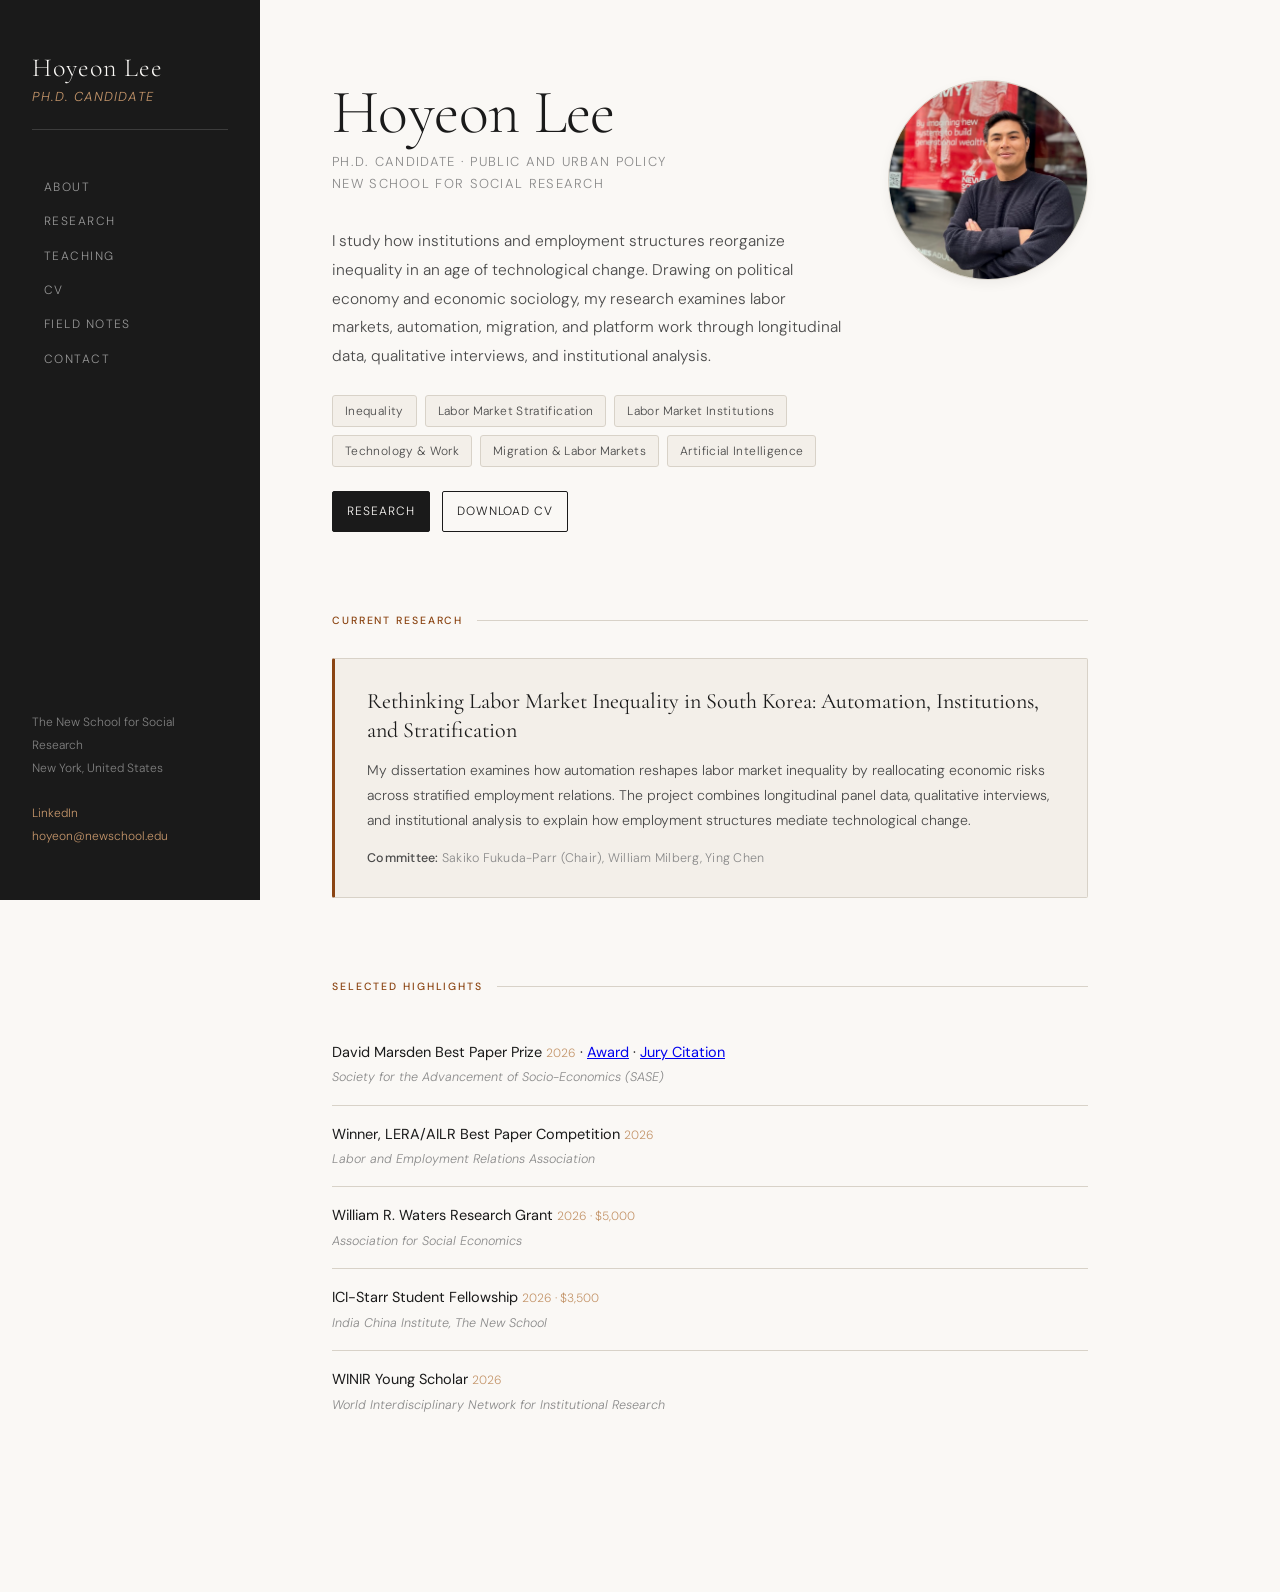
<file: index.html>
<!DOCTYPE html>
<html lang="en">
<head>
  <!-- Google tag (gtag.js) -->
<script async src="https://www.googletagmanager.com/gtag/js?id=G-JB2YQ6138J"></script>
<script>
  window.dataLayer = window.dataLayer || [];
  function gtag(){dataLayer.push(arguments);}
  gtag('js', new Date());

  gtag('config', 'G-JB2YQ6138J');
</script>
  
<meta charset="UTF-8">
<meta name="viewport" content="width=device-width, initial-scale=1.0">
<title>Hoyeon Lee – About</title>
<link href="https://fonts.googleapis.com/css2?family=Cormorant+Garamond:ital,wght@0,300;0,400;0,500;1,300;1,400&family=DM+Sans:wght@300;400;500&display=swap" rel="stylesheet">
<link rel="stylesheet" href="style.css">
</head>
<body>
<div class="site-wrapper">
  <aside class="sidebar">
    <div class="sidebar-name">
      Hoyeon Lee
      <em>Ph.D. Candidate</em>
    </div>

<nav>
  <a href="index.html">About</a>
  <a href="research.html">Research</a>
  <a href="teaching.html">Teaching</a>
  <a href="cv.html">CV</a>
  <a href="field-notes.html">Field Notes</a>
  <a href="contact.html">Contact</a>
</nav>

    <div class="sidebar-contact">
      The New School for Social Research<br>
      New York, United States<br><br>
       <a href="https://www.linkedin.com/in/hoyeonlee0826"
   target="_blank">
   LinkedIn
</a><br>
      <a href="mailto:hoyeon@newschool.edu">hoyeon@newschool.edu</a>
    </div>
  </aside>

  <main>
    <section id="about">
      <div class="about-layout">
        <div class="about-text">
          <div class="hero-name">Hoyeon Lee</div>
          <div class="hero-title">Ph.D. Candidate · Public and Urban Policy <br> 
            New School for Social Research</div>
          <p class="bio">
           I study how institutions and employment structures reorganize inequality in an age of technological change. Drawing on political economy and economic sociology, my research examines labor markets, automation, migration, and platform work through longitudinal data, qualitative interviews, and institutional analysis.
          </p>
          <div class="interests-pills">
            <span class="pill">Inequality</span>
            <span class="pill">Labor Market Stratification</span>
            <span class="pill">Labor Market Institutions</span>
            <span class="pill">Technology & Work</span>
            <span class="pill">Migration & Labor Markets</span>
            <span class="pill">Artificial Intelligence</span>
          </div>
          <div class="button-row">
            <a class="button" href="research.html">Research</a>
            <a class="button secondary" href="CV_HoyeonLee.pdf" target="_blank">Download CV</a>
          </div>
        </div>
        <div class="about-photo">
          <img src="Hoyeon Lee.png" alt="Hoyeon Lee">
        </div>
      </div>
    </section>

    <section>
      <div class="section-label">Current Research</div>
      <div class="diss-card">
        <h3>Rethinking Labor Market Inequality in South Korea: Automation, Institutions, and Stratification</h3>
        <p>My dissertation examines how automation reshapes labor market inequality by reallocating economic risks across stratified employment relations. The project combines longitudinal panel data, qualitative interviews, and institutional analysis to explain how employment structures mediate technological change.</p>
        <div class="committee"><strong>Committee:</strong> Sakiko Fukuda-Parr (Chair), William Milberg, Ying Chen</div>
      </div>
    </section>

<section>
  <div class="section-label">Selected Highlights</div>
  <div class="award-item">
    <div class="award-name">
      David Marsden Best Paper Prize
      <span style="color:var(--accent-light);font-size:12px;font-weight:300;">2026</span>
      ·
      <a href="https://sase.org/awards/david-marsden-best-paper-prize/" target="_blank">Award</a>
      ·
      <a href="https://sase.org/news/david-marsden-best-paper-prize-2026/" target="_blank">Jury Citation</a>
    </div>
    <div class="award-org">
      Society for the Advancement of Socio-Economics (SASE)
    </div>
  </div>
  <div class="award-item">
    <div class="award-name">
      Winner, LERA/AILR Best Paper Competition
      <span style="color:var(--accent-light);font-size:12px;font-weight:300;">2026</span>
    </div>
    <div class="award-org">
      Labor and Employment Relations Association
    </div>
  </div>
  <div class="award-item">
    <div class="award-name">
      William R. Waters Research Grant
      <span style="color:var(--accent-light);font-size:12px;font-weight:300;">2026 · $5,000</span>
    </div>
    <div class="award-org">
      Association for Social Economics
    </div>
  </div>
  <div class="award-item">
    <div class="award-name">
      ICI-Starr Student Fellowship
      <span style="color:var(--accent-light);font-size:12px;font-weight:300;">2026 · $3,500</span>
    </div>
    <div class="award-org">
      India China Institute, The New School
    </div>
  </div>
  <div class="award-item">
    <div class="award-name">
      WINIR Young Scholar
      <span style="color:var(--accent-light);font-size:12px;font-weight:300;">2026</span>
    </div>
    <div class="award-org">
      World Interdisciplinary Network for Institutional Research
    </div>
  </div>
</section>
</file>
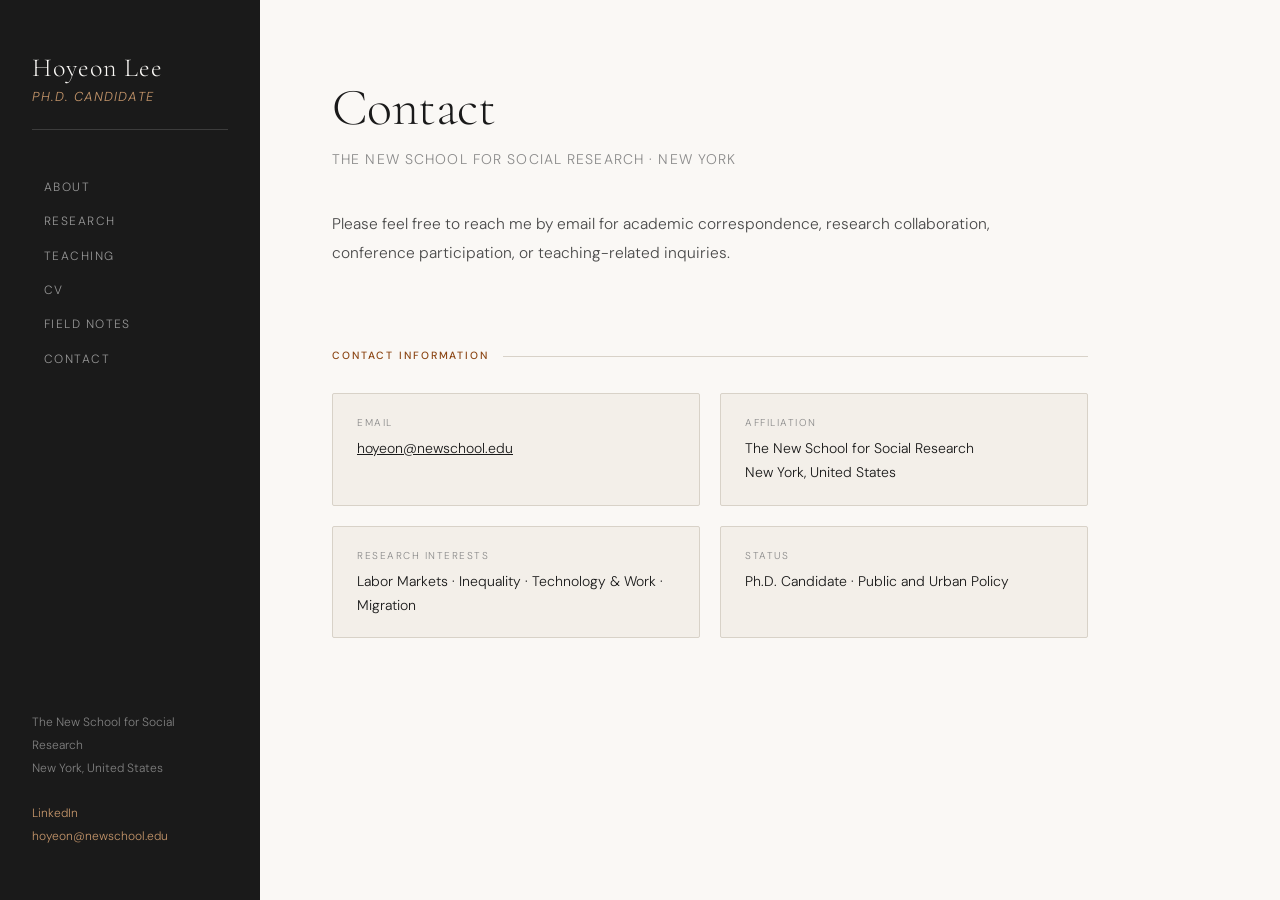
<file: contact.html>
<!DOCTYPE html>
<html lang="en">
<head>
  <!-- Google tag (gtag.js) -->
<script async src="https://www.googletagmanager.com/gtag/js?id=G-JB2YQ6138J"></script>
<script>
  window.dataLayer = window.dataLayer || [];
  function gtag(){dataLayer.push(arguments);}
  gtag('js', new Date());

  gtag('config', 'G-JB2YQ6138J');
</script>
  
<meta charset="UTF-8">
<meta name="viewport" content="width=device-width, initial-scale=1.0">
<title>Hoyeon Lee – Contact</title>
<link href="https://fonts.googleapis.com/css2?family=Cormorant+Garamond:ital,wght@0,300;0,400;0,500;1,300;1,400&family=DM+Sans:wght@300;400;500&display=swap" rel="stylesheet">
<link rel="stylesheet" href="style.css">
</head>
<body>

<body>
<div class="site-wrapper">

  <aside class="sidebar">

    <div class="sidebar-name">
      <a href="index.html" class="home-link">Hoyeon Lee</a>
      <em>Ph.D. Candidate</em>
    </div>

    <nav>
      <a href="index.html">About</a>
      <a href="research.html">Research</a>
      <a href="teaching.html">Teaching</a>
      <a href="cv.html">CV</a>
      <a href="field-notes.html">Field Notes</a>
      <a href="contact.html">Contact</a>
    </nav>

    <div class="sidebar-contact">
      The New School for Social Research<br>
      New York, United States<br><br>
      <a href="https://www.linkedin.com/in/hoyeonlee0826"
   target="_blank">
   LinkedIn
</a><br>
      <a href="mailto:hoyeon@newschool.edu">hoyeon@newschool.edu</a>
    </div>

  </aside>

  <main>
    <section>
      <div class="page-title">Contact</div>
      <div class="page-subtitle">The New School for Social Research · New York</div>
      <p class="lead">
        Please feel free to reach me by email for academic correspondence, research collaboration, conference participation, or teaching-related inquiries.
      </p>
    </section>

    <section>
      <div class="section-label">Contact Information</div>
      <div class="contact-grid">
        <div class="contact-card">
          <div class="label">Email</div>
          <div class="value"><a href="mailto:hoyeon@newschool.edu" style="color:var(--ink);">hoyeon@newschool.edu</a></div>
        </div>
        <div class="contact-card">
          <div class="label">Affiliation</div>
          <div class="value">The New School for Social Research<br>New York, United States</div>
        </div>
        <div class="contact-card">
          <div class="label">Research Interests</div>
          <div class="value">Labor Markets · Inequality · Technology & Work · Migration</div>
        </div>
        <div class="contact-card">
          <div class="label">Status</div>
          <div class="value">Ph.D. Candidate · Public and Urban Policy</div>
        </div>
      </div>
    </section>

  </main>
</div>
</body>
</html>
</file>
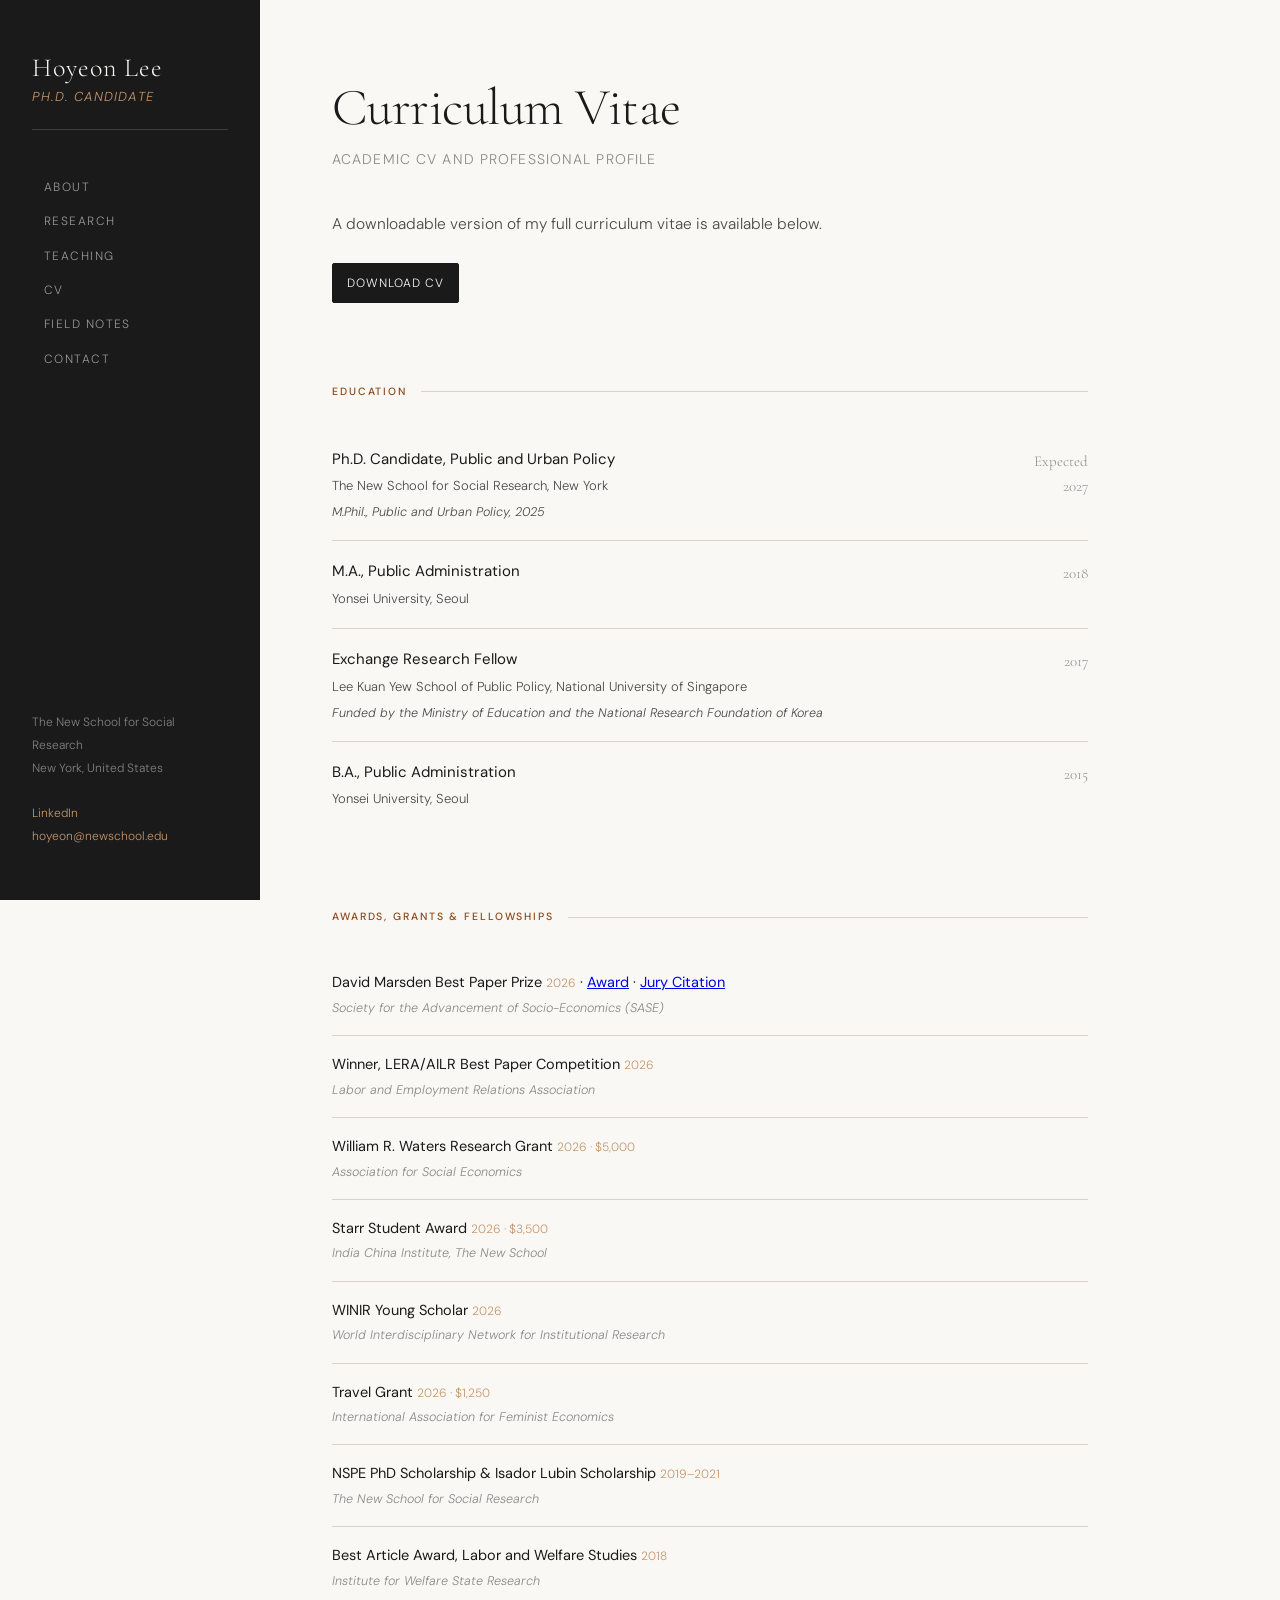
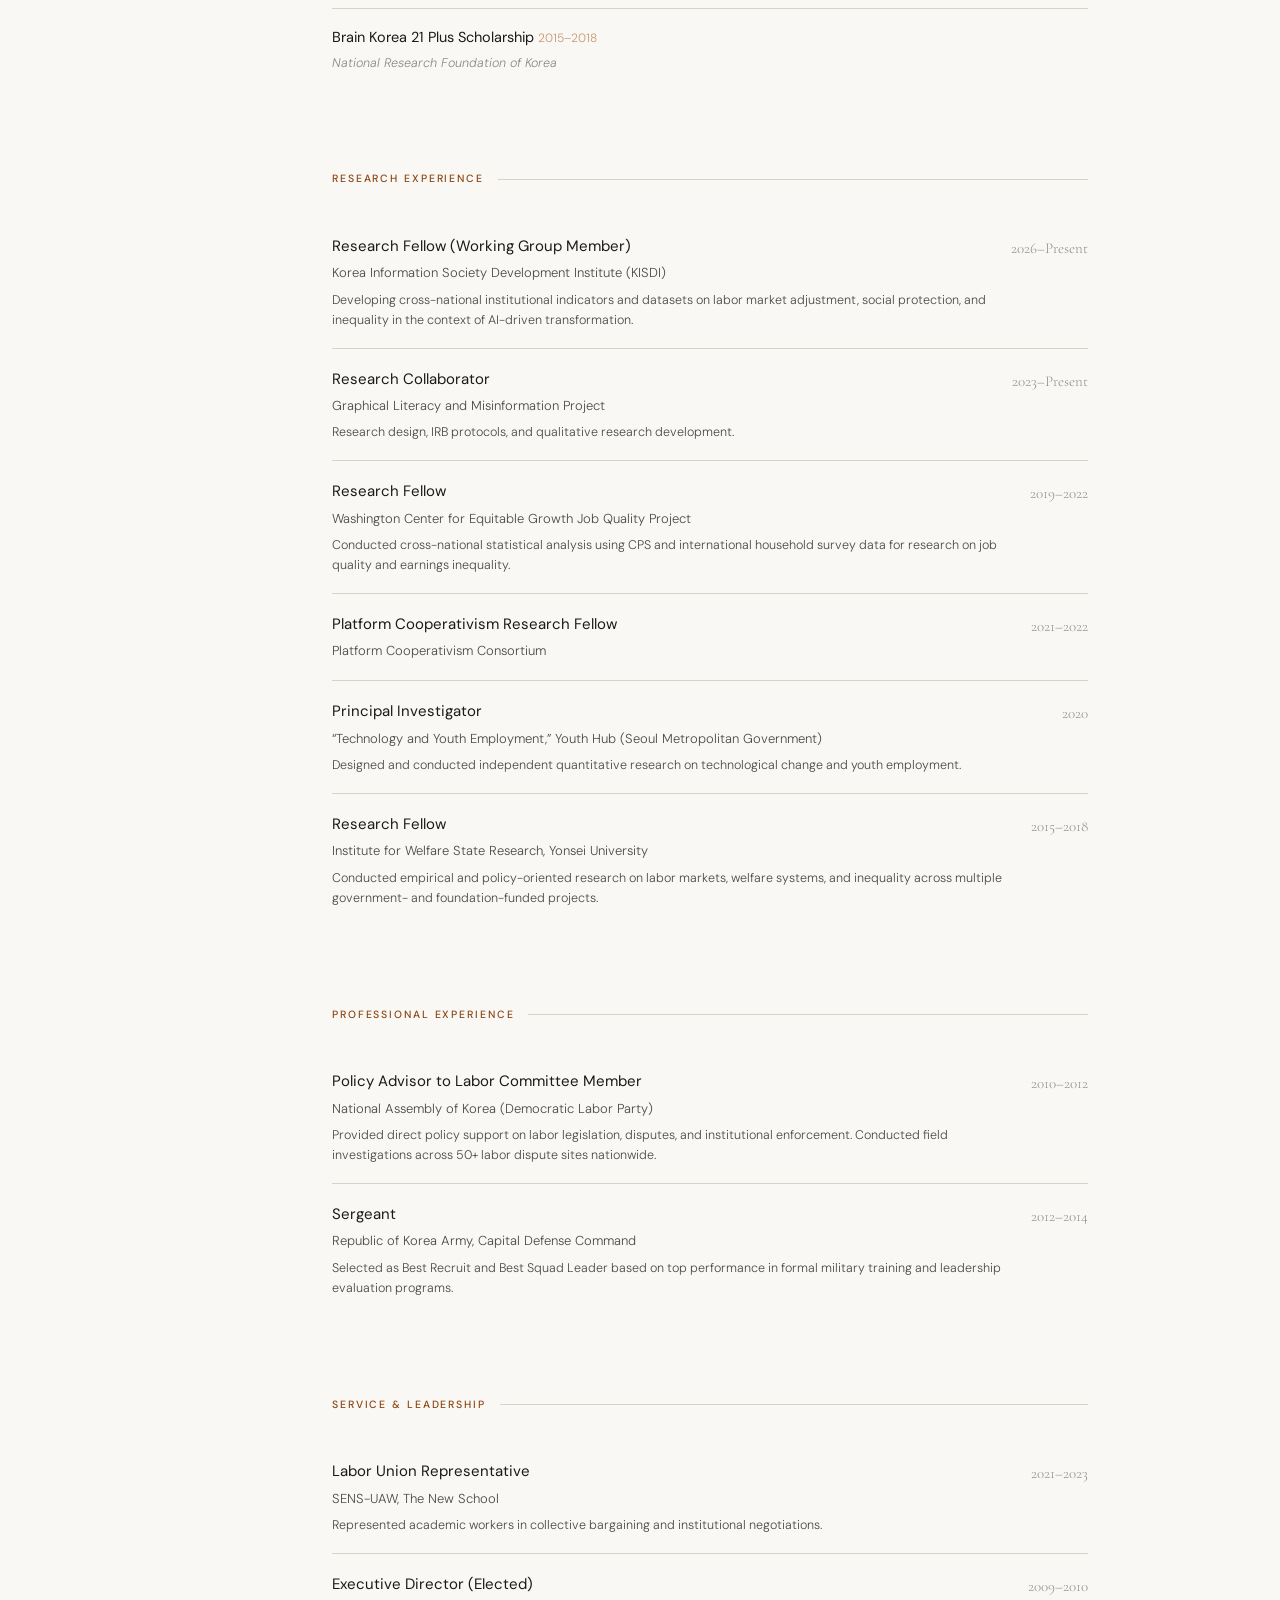
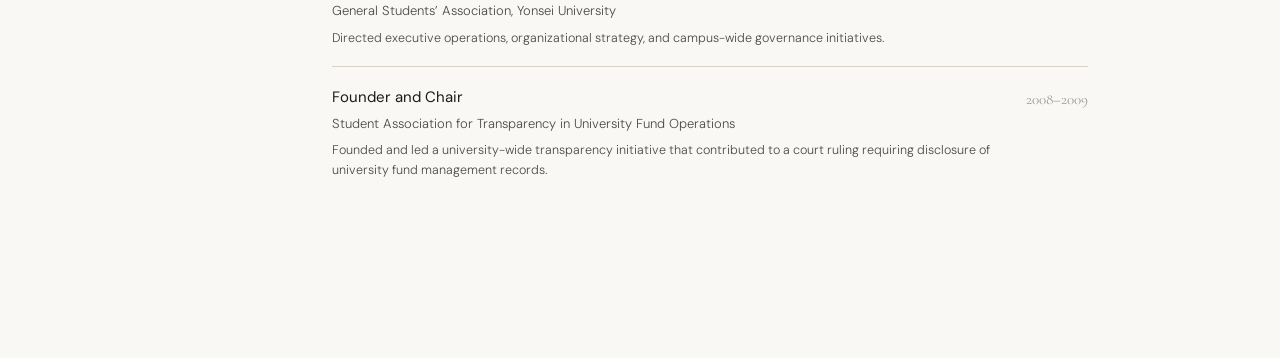
<file: cv.html>
<!DOCTYPE html>
<html lang="en">
<head>
  <!-- Google tag (gtag.js) -->
<script async src="https://www.googletagmanager.com/gtag/js?id=G-JB2YQ6138J"></script>
<script>
  window.dataLayer = window.dataLayer || [];
  function gtag(){dataLayer.push(arguments);}
  gtag('js', new Date());

  gtag('config', 'G-JB2YQ6138J');
</script>
  
<meta charset="UTF-8">
<meta name="viewport" content="width=device-width, initial-scale=1.0">
<title>Hoyeon Lee – CV</title>

<link href="https://fonts.googleapis.com/css2?family=Cormorant+Garamond:ital,wght@0,300;0,400;0,500;1,300;1,400&family=DM+Sans:wght@300;400;500&display=swap" rel="stylesheet">
<link rel="stylesheet" href="style.css">

</head>
<body>

<div class="site-wrapper">

  <aside class="sidebar">

<div class="sidebar-name">
  <a href="index.html" class="home-link">Hoyeon Lee</a>
  <em>Ph.D. Candidate</em>
</div>

<nav>
  <a href="index.html">About</a>
  <a href="research.html">Research</a>
  <a href="teaching.html">Teaching</a>
  <a href="cv.html">CV</a>
  <a href="field-notes.html">Field Notes</a>
  <a href="contact.html">Contact</a>
</nav>

    <div class="sidebar-contact">
      The New School for Social Research<br>
      New York, United States<br><br>
       <a href="https://www.linkedin.com/in/hoyeonlee0826"
   target="_blank">
   LinkedIn
</a><br>
      <a href="mailto:hoyeon@newschool.edu">hoyeon@newschool.edu</a>
    </div>

  </aside>

  <main>

    <section>
      <div class="page-title">Curriculum Vitae</div>
      <div class="page-subtitle">Academic CV and Professional Profile</div>

      <p class="lead">
        A downloadable version of my full curriculum vitae is available below.
      </p>

      <div class="button-row">
        <a class="button" href="CV_HoyeonLee.pdf" target="_blank">Download CV</a>
      </div>
    </section>

    <!-- EDUCATION -->

    <section>
      <div class="section-label">Education</div>

      <div class="list-item">
        <div>
          <div class="list-title">Ph.D. Candidate, Public and Urban Policy</div>
          <div class="list-org">The New School for Social Research, New York</div>
          <div class="list-desc" style="font-style: italic;">
            M.Phil., Public and Urban Policy, 2025
          </div>
        </div>
        <div class="list-year">Expected<br>2027</div>
      </div>

      <div class="list-item">
        <div>
          <div class="list-title">M.A., Public Administration</div>
          <div class="list-org">Yonsei University, Seoul</div>
        </div>
        <div class="list-year">2018</div>
      </div>

      <div class="list-item">
        <div>
          <div class="list-title">Exchange Research Fellow</div>
          <div class="list-org">
            Lee Kuan Yew School of Public Policy, National University of Singapore
          </div>
          <div class="list-desc" style="font-style: italic;">
            Funded by the Ministry of Education and the National Research Foundation of Korea
          </div>
        </div>
        <div class="list-year">2017</div>
      </div>

      <div class="list-item">
        <div>
          <div class="list-title">B.A., Public Administration</div>
          <div class="list-org">Yonsei University, Seoul</div>
        </div>
        <div class="list-year">2015</div>
      </div>

    </section>

    <!-- AWARDS -->

    <section>

      <div class="section-label">Awards, Grants & Fellowships</div>

      <div class="award-item">
  <div class="award-name">
    David Marsden Best Paper Prize
    <span style="color:var(--accent-light);font-size:12px;font-weight:300;">2026</span>
    ·
    <a href="https://sase.org/awards/david-marsden-best-paper-prize/" target="_blank">Award</a>
    ·
    <a href="https://sase.org/news/david-marsden-best-paper-prize-2026/" target="_blank">Jury Citation</a>
  </div>
  <div class="award-org">
    Society for the Advancement of Socio-Economics (SASE)
  </div>
</div>

      
      <div class="award-item">
        <div class="award-name">
          Winner, LERA/AILR Best Paper Competition
          <span style="color:var(--accent-light);font-size:12px;font-weight:300;">2026</span>
        </div>
        <div class="award-org">
          Labor and Employment Relations Association
        </div>
      </div>

      <div class="award-item">
        <div class="award-name">
          William R. Waters Research Grant
          <span style="color:var(--accent-light);font-size:12px;font-weight:300;">2026 · $5,000</span>
        </div>
        <div class="award-org">
          Association for Social Economics
        </div>
      </div>

      <div class="award-item">
        <div class="award-name">
          Starr Student Award
          <span style="color:var(--accent-light);font-size:12px;font-weight:300;">2026 · $3,500</span>
        </div>
        <div class="award-org">
          India China Institute, The New School
        </div>
      </div>

      <div class="award-item">
        <div class="award-name">
          WINIR Young Scholar
          <span style="color:var(--accent-light);font-size:12px;font-weight:300;">2026</span>
        </div>
        <div class="award-org">
          World Interdisciplinary Network for Institutional Research
        </div>
      </div>

      <div class="award-item">
        <div class="award-name">
          Travel Grant
          <span style="color:var(--accent-light);font-size:12px;font-weight:300;">2026 · $1,250</span>
        </div>
        <div class="award-org">
          International Association for Feminist Economics
        </div>
      </div>

      <div class="award-item">
        <div class="award-name">
          NSPE PhD Scholarship & Isador Lubin Scholarship
          <span style="color:var(--accent-light);font-size:12px;font-weight:300;">2019–2021</span>
        </div>
        <div class="award-org">
          The New School for Social Research
        </div>
      </div>

      <div class="award-item">
        <div class="award-name">
          Best Article Award, Labor and Welfare Studies
          <span style="color:var(--accent-light);font-size:12px;font-weight:300;">2018</span>
        </div>
        <div class="award-org">
          Institute for Welfare State Research
        </div>
      </div>

      <div class="award-item">
        <div class="award-name">
          Brain Korea 21 Plus Scholarship
          <span style="color:var(--accent-light);font-size:12px;font-weight:300;">2015–2018</span>
        </div>
        <div class="award-org">
          National Research Foundation of Korea
        </div>
      </div>

    </section>

    <!-- RESEARCH EXPERIENCE -->

    <section>

      <div class="section-label">Research Experience</div>

      <div class="list-item">
        <div>
          <div class="list-title">Research Fellow (Working Group Member)</div>
          <div class="list-org">
            Korea Information Society Development Institute (KISDI)
          </div>
          <div class="list-desc">
            Developing cross-national institutional indicators and datasets on labor market adjustment, social protection, and inequality in the context of AI-driven transformation.
          </div>
        </div>
        <div class="list-year">2026–Present</div>
      </div>

      <div class="list-item">
        <div>
          <div class="list-title">Research Collaborator</div>
          <div class="list-org">
            Graphical Literacy and Misinformation Project
          </div>
          <div class="list-desc">
            Research design, IRB protocols, and qualitative research development.
          </div>
        </div>
        <div class="list-year">2023–Present</div>
      </div>

      <div class="list-item">
        <div>
          <div class="list-title">Research Fellow</div>
          <div class="list-org">
            Washington Center for Equitable Growth Job Quality Project
          </div>
          <div class="list-desc">
            Conducted cross-national statistical analysis using CPS and international household survey data for research on job quality and earnings inequality.
          </div>
        </div>
        <div class="list-year">2019–2022</div>
      </div>

      <div class="list-item">
        <div>
          <div class="list-title">Platform Cooperativism Research Fellow</div>
          <div class="list-org">
            Platform Cooperativism Consortium
          </div>
        </div>
        <div class="list-year">2021–2022</div>
      </div>

      <div class="list-item">
        <div>
          <div class="list-title">Principal Investigator</div>
          <div class="list-org">
            “Technology and Youth Employment,” Youth Hub (Seoul Metropolitan Government)
          </div>
          <div class="list-desc">
            Designed and conducted independent quantitative research on technological change and youth employment.
          </div>
        </div>
        <div class="list-year">2020</div>
      </div>

      <div class="list-item">
        <div>
          <div class="list-title">Research Fellow</div>
          <div class="list-org">
            Institute for Welfare State Research, Yonsei University
          </div>
          <div class="list-desc">
            Conducted empirical and policy-oriented research on labor markets, welfare systems, and inequality across multiple government- and foundation-funded projects.
          </div>
        </div>
        <div class="list-year">2015–2018</div>
      </div>

    </section>

    <!-- PROFESSIONAL EXPERIENCE -->

    <section>

      <div class="section-label">Professional Experience</div>

      <div class="list-item">
        <div>
          <div class="list-title">Policy Advisor to Labor Committee Member</div>
          <div class="list-org">
            National Assembly of Korea (Democratic Labor Party)
          </div>
          <div class="list-desc">
            Provided direct policy support on labor legislation, disputes, and institutional enforcement. Conducted field investigations across 50+ labor dispute sites nationwide.
          </div>
        </div>
        <div class="list-year">2010–2012</div>
      </div>

      <div class="list-item">
        <div>
          <div class="list-title">Sergeant</div>
          <div class="list-org">
            Republic of Korea Army, Capital Defense Command
          </div>
          <div class="list-desc">
            Selected as Best Recruit and Best Squad Leader based on top performance in formal military training and leadership evaluation programs.
          </div>
        </div>
        <div class="list-year">2012–2014</div>
      </div>

    </section>

    <!-- SERVICE -->

    <section>

      <div class="section-label">Service & Leadership</div>

      <div class="list-item">
        <div>
          <div class="list-title">Labor Union Representative</div>
          <div class="list-org">
            SENS-UAW, The New School
          </div>
          <div class="list-desc">
            Represented academic workers in collective bargaining and institutional negotiations.
          </div>
        </div>
        <div class="list-year">2021–2023</div>
      </div>

      <div class="list-item">
        <div>
          <div class="list-title">Executive Director (Elected)</div>
          <div class="list-org">
            General Students’ Association, Yonsei University
          </div>
          <div class="list-desc">
            Directed executive operations, organizational strategy, and campus-wide governance initiatives.
          </div>
        </div>
        <div class="list-year">2009–2010</div>
      </div>

      <div class="list-item">
        <div>
          <div class="list-title">Founder and Chair</div>
          <div class="list-org">
            Student Association for Transparency in University Fund Operations
          </div>
          <div class="list-desc">
            Founded and led a university-wide transparency initiative that contributed to a court ruling requiring disclosure of university fund management records.
          </div>
        </div>
        <div class="list-year">2008–2009</div>
      </div>

    </section>

  </main>

</div>

</body>
</html>
</file>
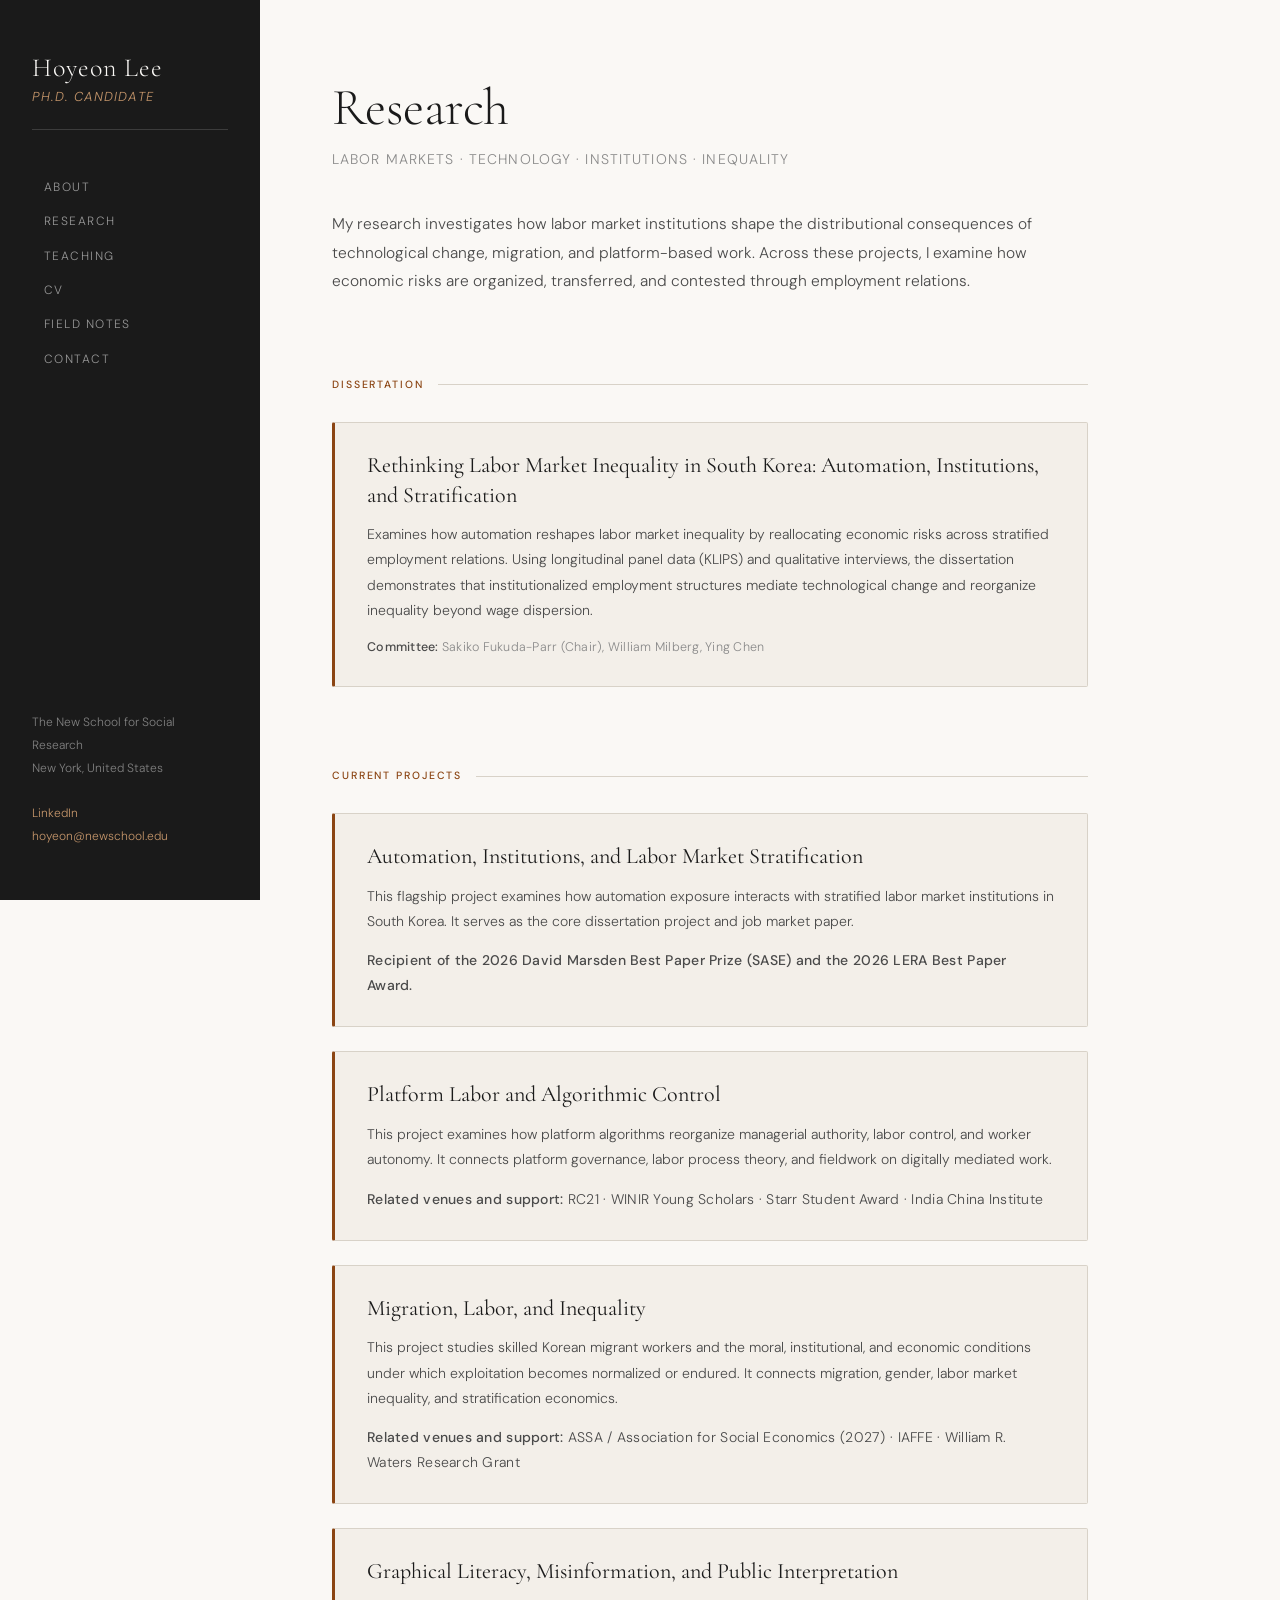
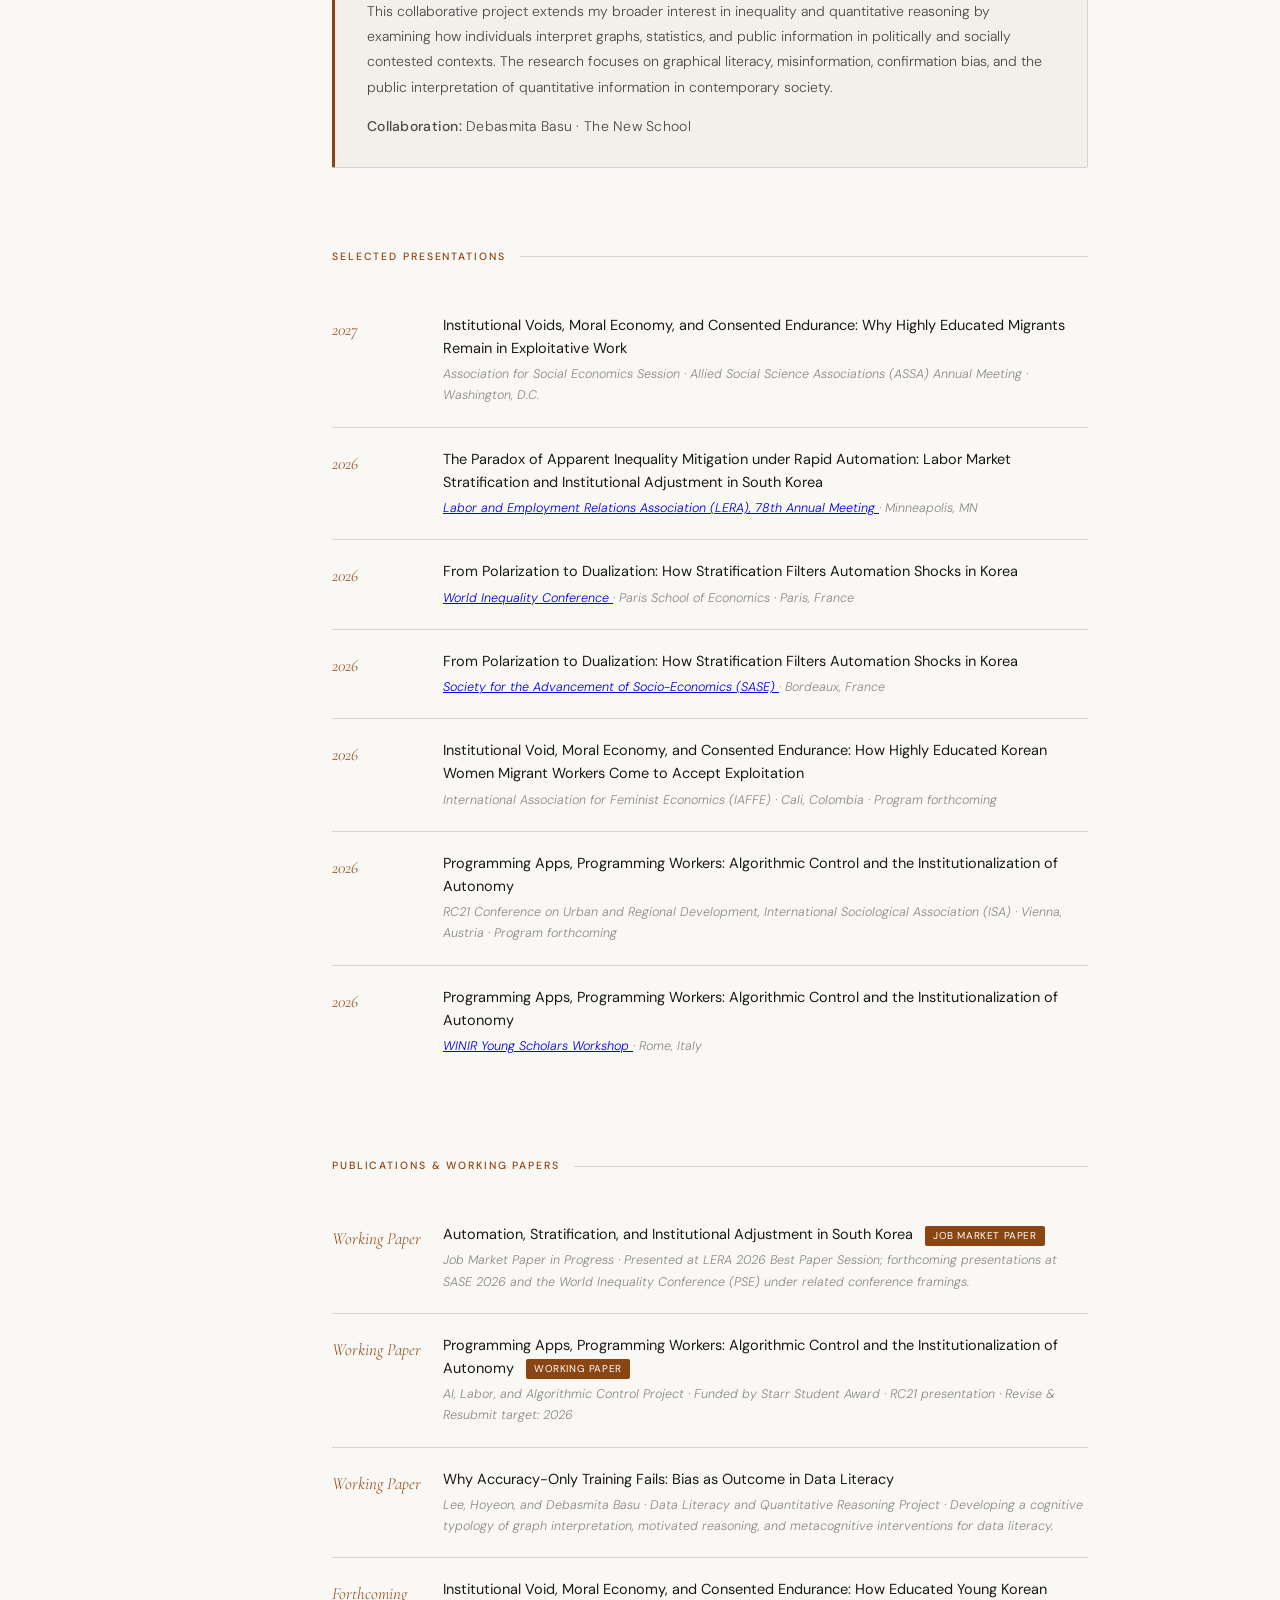
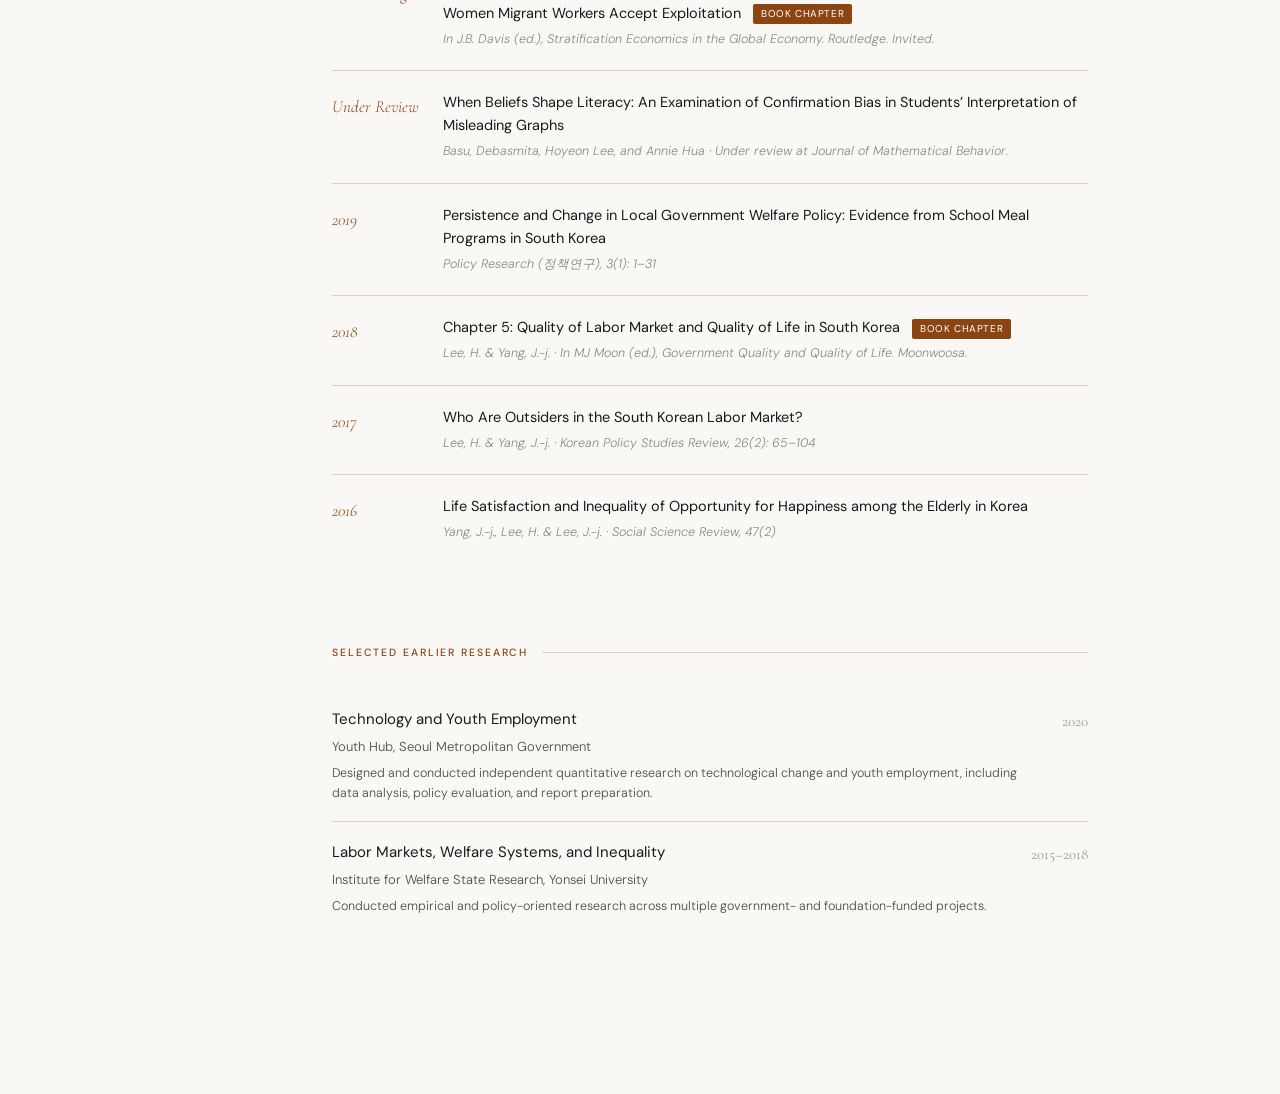
<file: research.html>
<!DOCTYPE html>
<html lang="en">
<head>
  <!-- Google tag (gtag.js) -->
<script async src="https://www.googletagmanager.com/gtag/js?id=G-JB2YQ6138J"></script>
<script>
  window.dataLayer = window.dataLayer || [];
  function gtag(){dataLayer.push(arguments);}
  gtag('js', new Date());

  gtag('config', 'G-JB2YQ6138J');
</script>
<meta charset="UTF-8">
<meta name="viewport" content="width=device-width, initial-scale=1.0">
<title>Hoyeon Lee – Research</title>
<link href="https://fonts.googleapis.com/css2?family=Cormorant+Garamond:ital,wght@0,300;0,400;0,500;1,300;1,400&family=DM+Sans:wght@300;400;500&display=swap" rel="stylesheet">
<link rel="stylesheet" href="style.css">
</head>

<body>
<div class="site-wrapper">

  <aside class="sidebar">
<div class="sidebar-name">
  <a href="index.html" class="home-link">Hoyeon Lee</a>
  <em>Ph.D. Candidate</em>
</div>

<nav>
  <a href="index.html">About</a>
  <a href="research.html">Research</a>
  <a href="teaching.html">Teaching</a>
  <a href="cv.html">CV</a>
  <a href="field-notes.html">Field Notes</a>
  <a href="contact.html">Contact</a>
</nav>

    <div class="sidebar-contact">
      The New School for Social Research<br>
      New York, United States<br><br>
       <a href="https://www.linkedin.com/in/hoyeonlee0826"
   target="_blank">
   LinkedIn
</a><br>
      <a href="mailto:hoyeon@newschool.edu">hoyeon@newschool.edu</a>
    </div>
  </aside>

  <main>

    <section>
      <div class="page-title">Research</div>
      <div class="page-subtitle">Labor Markets · Technology · Institutions · Inequality</div>
      <p class="lead">
        My research investigates how labor market institutions shape the distributional consequences of technological change, migration, and platform-based work. Across these projects, I examine how economic risks are organized, transferred, and contested through employment relations.
      </p>
    </section>

    <section>
      <div class="section-label">Dissertation</div>
      <div class="diss-card">
        <h3>Rethinking Labor Market Inequality in South Korea: Automation, Institutions, and Stratification</h3>
        <p>
          Examines how automation reshapes labor market inequality by reallocating economic risks across stratified employment relations. Using longitudinal panel data (KLIPS) and qualitative interviews, the dissertation demonstrates that institutionalized employment structures mediate technological change and reorganize inequality beyond wage dispersion.
        </p>
        <div class="committee">
          <strong>Committee:</strong> Sakiko Fukuda-Parr (Chair), William Milberg, Ying Chen
        </div>
      </div>
    </section>

    <section>
      <div class="section-label">Current Projects</div>

      <div class="card">
        <h3>Automation, Institutions, and Labor Market Stratification</h3>
        <p>
          This flagship project examines how automation exposure interacts with stratified labor market institutions in South Korea. It serves as the core dissertation project and job market paper.
        </p>
        <p class="committee">
          <strong>Recipient of the 2026 David Marsden Best Paper Prize (SASE) and the 2026 LERA Best Paper Award.</strong> 
        </p>
      </div>

      <div class="card">
        <h3>Platform Labor and Algorithmic Control</h3>
        <p>
          This project examines how platform algorithms reorganize managerial authority, labor control, and worker autonomy. It connects platform governance, labor process theory, and fieldwork on digitally mediated work.
        </p>
        <p class="committee">
          <strong>Related venues and support:</strong> RC21 · WINIR Young Scholars · Starr Student Award · India China Institute
        </p>
      </div>

 <div class="card">
  <h3>Migration, Labor, and Inequality</h3>
  <p>
    This project studies skilled Korean migrant workers and the moral, institutional, and economic conditions under which exploitation becomes normalized or endured. It connects migration, gender, labor market inequality, and stratification economics.
  </p>
  <p class="committee">
    <strong>Related venues and support:</strong> ASSA / Association for Social Economics (2027) · IAFFE · William R. Waters Research Grant
  </p>
</div>

      <div class="card">
  <h3>Graphical Literacy, Misinformation, and Public Interpretation</h3>

  <p>
    This collaborative project extends my broader interest in inequality and quantitative reasoning by examining how individuals interpret graphs, statistics, and public information in politically and socially contested contexts. The research focuses on graphical literacy, misinformation, confirmation bias, and the public interpretation of quantitative information in contemporary society.
  </p>

  <p class="committee">
    <strong>Collaboration:</strong> Debasmita Basu · The New School
  </p>
</div>
    </section>

    <section>
      <div class="section-label">Selected Presentations</div>

      <div class="pub-list">

        <div class="pub-item">
  <div class="pub-year">2027</div>
  <div>
    <div class="pub-title">
      Institutional Voids, Moral Economy, and Consented Endurance:
      Why Highly Educated Migrants Remain in Exploitative Work
    </div>
    <div class="pub-venue">
      Association for Social Economics Session · Allied Social Science Associations (ASSA) Annual Meeting · Washington, D.C.
    </div>
  </div>
</div>
        
        <div class="pub-item">
          <div class="pub-year">2026</div>
          <div>
            <div class="pub-title">
              The Paradox of Apparent Inequality Mitigation under Rapid Automation:
              Labor Market Stratification and Institutional Adjustment in South Korea
            </div>
            <div class="pub-venue">
              <a href="http://www.leraoffice.org/php/program.php" target="_blank">
                Labor and Employment Relations Association (LERA), 78th Annual Meeting
              </a>
              · Minneapolis, MN
            </div>
          </div>
        </div>

        <div class="pub-item">
          <div class="pub-year">2026</div>
          <div>
            <div class="pub-title">
              From Polarization to Dualization:
              How Stratification Filters Automation Shocks in Korea
            </div>
            <div class="pub-venue">
              <a href="https://wic2026.wid.world/" target="_blank">
                World Inequality Conference
              </a>
              · Paris School of Economics · Paris, France
            </div>
          </div>
        </div>

        <div class="pub-item">
          <div class="pub-year">2026</div>
          <div>
            <div class="pub-title">
              From Polarization to Dualization:
              How Stratification Filters Automation Shocks in Korea
            </div>
            <div class="pub-venue">
              <a href="https://virtual.oxfordabstracts.com/event/74989/submission/1212" target="_blank">
                Society for the Advancement of Socio-Economics (SASE)
              </a>
              · Bordeaux, France
            </div>
          </div>
        </div>

        <div class="pub-item">
          <div class="pub-year">2026</div>
          <div>
            <div class="pub-title">
              Institutional Void, Moral Economy, and Consented Endurance:
              How Highly Educated Korean Women Migrant Workers Come to Accept Exploitation
            </div>
            <div class="pub-venue">
              International Association for Feminist Economics (IAFFE) · Cali, Colombia · Program forthcoming
            </div>
          </div>
        </div>

        <div class="pub-item">
          <div class="pub-year">2026</div>
          <div>
            <div class="pub-title">
              Programming Apps, Programming Workers:
              Algorithmic Control and the Institutionalization of Autonomy
            </div>
            <div class="pub-venue">
              RC21 Conference on Urban and Regional Development, International Sociological Association (ISA) · Vienna, Austria · Program forthcoming
            </div>
          </div>
        </div>

        <div class="pub-item">
          <div class="pub-year">2026</div>
          <div>
            <div class="pub-title">
              Programming Apps, Programming Workers:
              Algorithmic Control and the Institutionalization of Autonomy
            </div>
            <div class="pub-venue">
              <a href="https://winir.org/winir-2026-young-scholars/" target="_blank">
                WINIR Young Scholars Workshop
              </a>
              · Rome, Italy
            </div>
          </div>
        </div>

      </div>
    </section>

    <section>
      <div class="section-label">Publications & Working Papers</div>

      <ul class="pub-list">

        <li class="pub-item">
          <div class="pub-year">Working Paper</div>
          <div>
            <div class="pub-title">
              Automation, Stratification, and Institutional Adjustment in South Korea
              <span class="pub-tag">Job Market Paper</span>
            </div>
            <div class="pub-venue">
              Job Market Paper in Progress · Presented at LERA 2026 Best Paper Session; forthcoming presentations at SASE 2026 and the World Inequality Conference (PSE) under related conference framings.
            </div>
          </div>
        </li>

        <li class="pub-item">
          <div class="pub-year">Working Paper</div>
          <div>
            <div class="pub-title">
              Programming Apps, Programming Workers: Algorithmic Control and the Institutionalization of Autonomy
              <span class="pub-tag">Working Paper</span>
            </div>
            <div class="pub-venue">
              AI, Labor, and Algorithmic Control Project · Funded by Starr Student Award · RC21 presentation · Revise & Resubmit target: 2026
            </div>
          </div>
        </li>

<li class="pub-item">
  <div class="pub-year">Working Paper</div>
  <div>
    <div class="pub-title">
      Why Accuracy-Only Training Fails: Bias as Outcome in Data Literacy
    </div>
    <div class="pub-venue">
      Lee, Hoyeon, and Debasmita Basu · Data Literacy and Quantitative Reasoning Project · Developing a cognitive typology of graph interpretation, motivated reasoning, and metacognitive interventions for data literacy.
    </div>
  </div>
</li>

      
        <li class="pub-item">
          <div class="pub-year">Forthcoming</div>
          <div>
            <div class="pub-title">
              Institutional Void, Moral Economy, and Consented Endurance: How Educated Young Korean Women Migrant Workers Accept Exploitation
              <span class="pub-tag">Book Chapter</span>
            </div>
            <div class="pub-venue">
              In J.B. Davis (ed.), <em>Stratification Economics in the Global Economy</em>. Routledge. Invited.
            </div>
          </div>
        </li>

        <li class="pub-item">
  <div class="pub-year">Under Review</div>
  <div>
    <div class="pub-title">
      When Beliefs Shape Literacy: An Examination of Confirmation Bias in Students’ Interpretation of Misleading Graphs
    </div>
    <div class="pub-venue">
      Basu, Debasmita, Hoyeon Lee, and Annie Hua · Under review at <em>Journal of Mathematical Behavior</em>.
    </div>
  </div>
</li>
        
        <li class="pub-item">
          <div class="pub-year">2019</div>
          <div>
            <div class="pub-title">
              Persistence and Change in Local Government Welfare Policy: Evidence from School Meal Programs in South Korea
            </div>
            <div class="pub-venue">
              <em>Policy Research</em> (정책연구), 3(1): 1–31
            </div>
          </div>
        </li>

        <li class="pub-item">
          <div class="pub-year">2018</div>
          <div>
            <div class="pub-title">
              Chapter 5: Quality of Labor Market and Quality of Life in South Korea
              <span class="pub-tag">Book Chapter</span>
            </div>
            <div class="pub-venue">
              Lee, H. & Yang, J.-j. · In MJ Moon (ed.), <em>Government Quality and Quality of Life</em>. Moonwoosa.
            </div>
          </div>
        </li>

        <li class="pub-item">
          <div class="pub-year">2017</div>
          <div>
            <div class="pub-title">
              Who Are Outsiders in the South Korean Labor Market?
            </div>
            <div class="pub-venue">
              Lee, H. & Yang, J.-j. · <em>Korean Policy Studies Review</em>, 26(2): 65–104
            </div>
          </div>
        </li>

        <li class="pub-item">
          <div class="pub-year">2016</div>
          <div>
            <div class="pub-title">
              Life Satisfaction and Inequality of Opportunity for Happiness among the Elderly in Korea
            </div>
            <div class="pub-venue">
              Yang, J.-j., Lee, H. & Lee, J.-j. · <em>Social Science Review</em>, 47(2)
            </div>
          </div>
        </li>

      </ul>
    </section>

    <section>
      <div class="section-label">Selected Earlier Research</div>

      <div class="list-item">
        <div>
          <div class="list-title">Technology and Youth Employment</div>
          <div class="list-org">Youth Hub, Seoul Metropolitan Government</div>
          <div class="list-desc">
            Designed and conducted independent quantitative research on technological change and youth employment, including data analysis, policy evaluation, and report preparation.
          </div>
        </div>
        <div class="list-year">2020</div>
      </div>

      <div class="list-item">
        <div>
          <div class="list-title">Labor Markets, Welfare Systems, and Inequality</div>
          <div class="list-org">Institute for Welfare State Research, Yonsei University</div>
          <div class="list-desc">
            Conducted empirical and policy-oriented research across multiple government- and foundation-funded projects.
          </div>
        </div>
        <div class="list-year">2015–2018</div>
      </div>

    </section>

  </main>
</div>
</body>
</html>
</file>
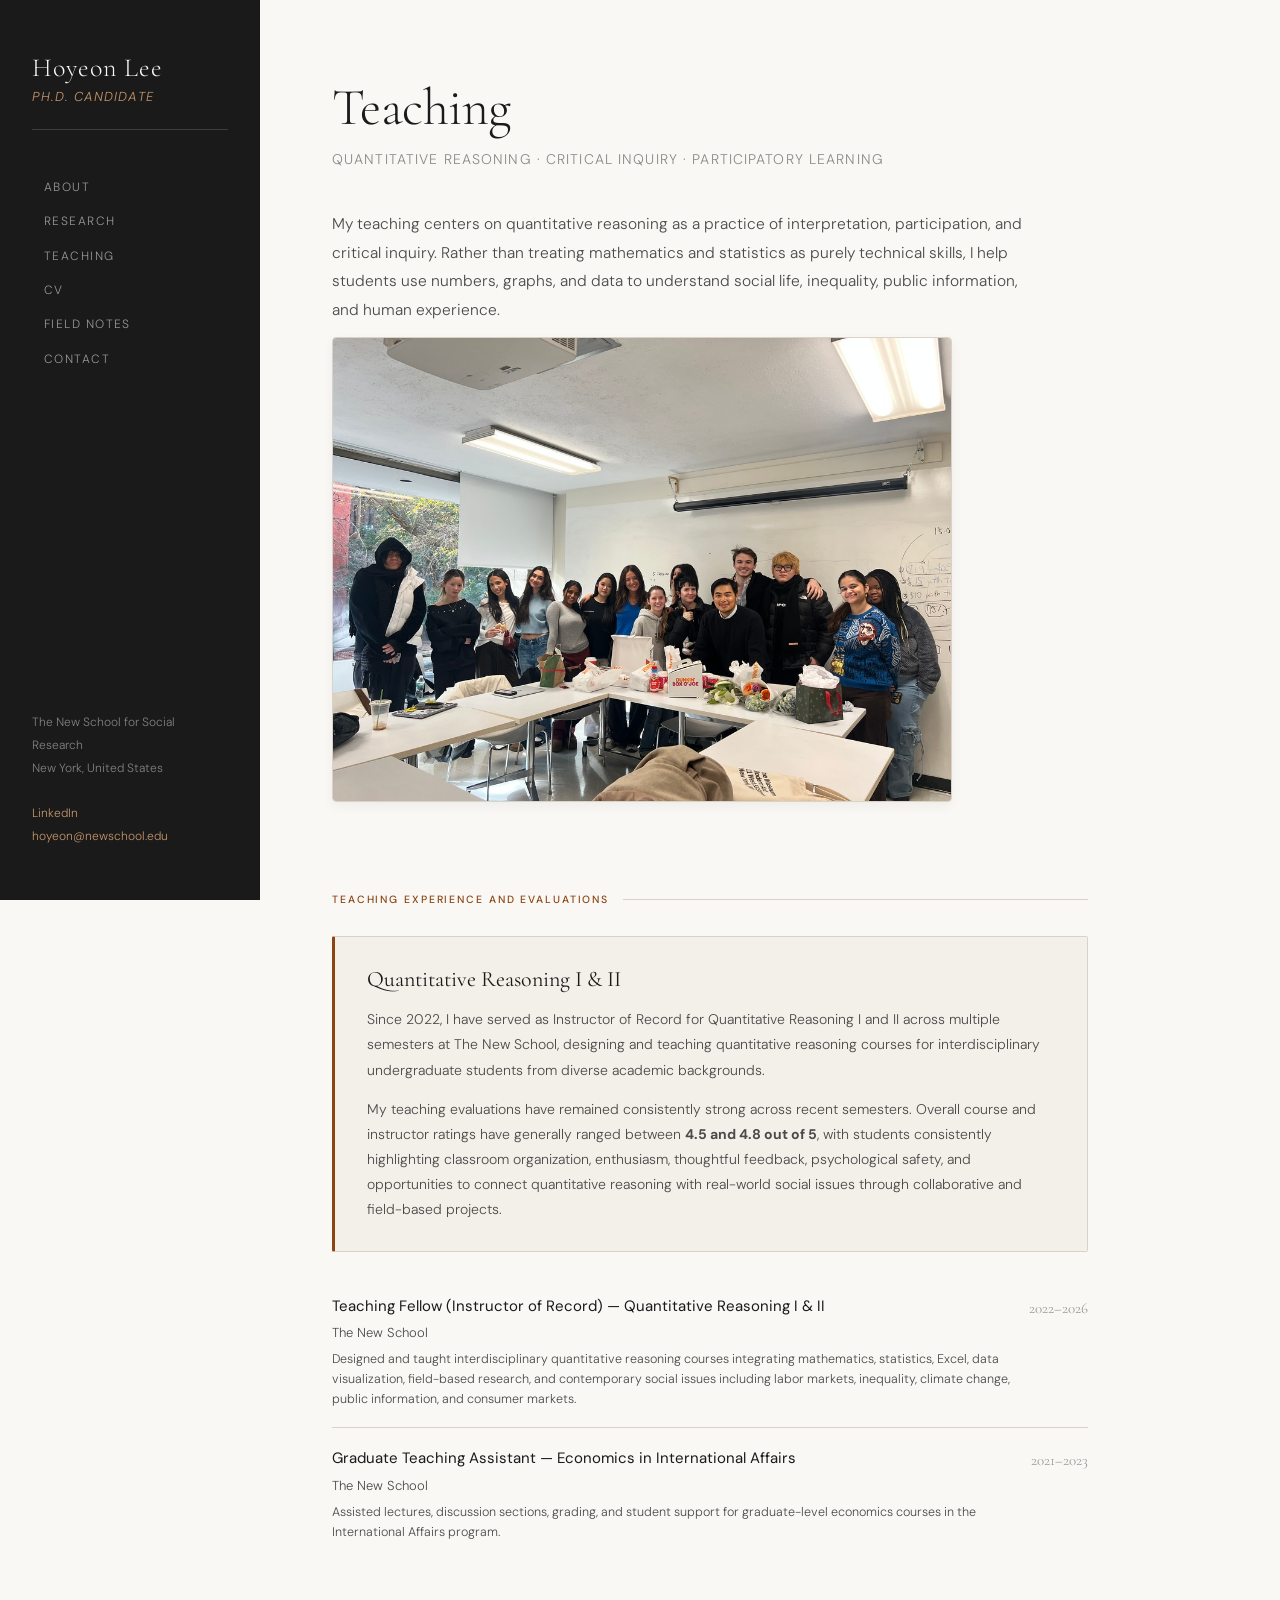
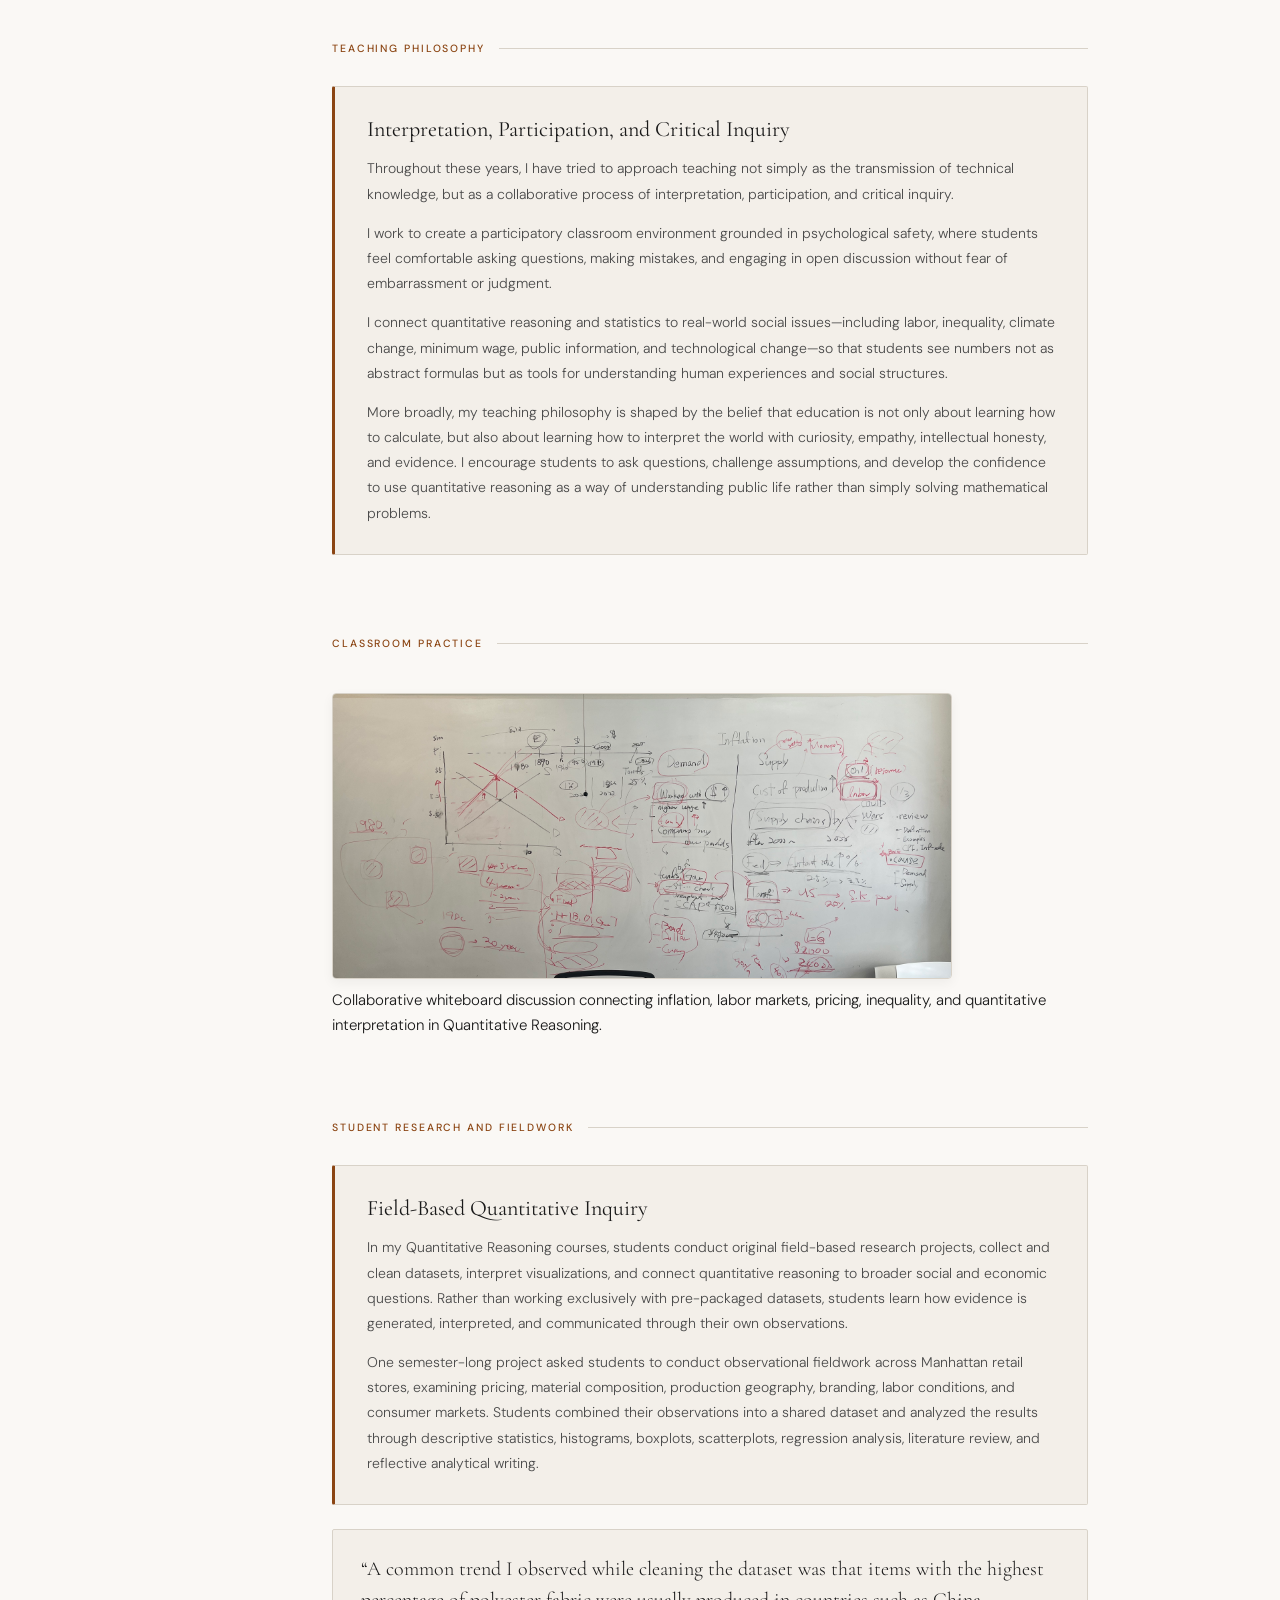
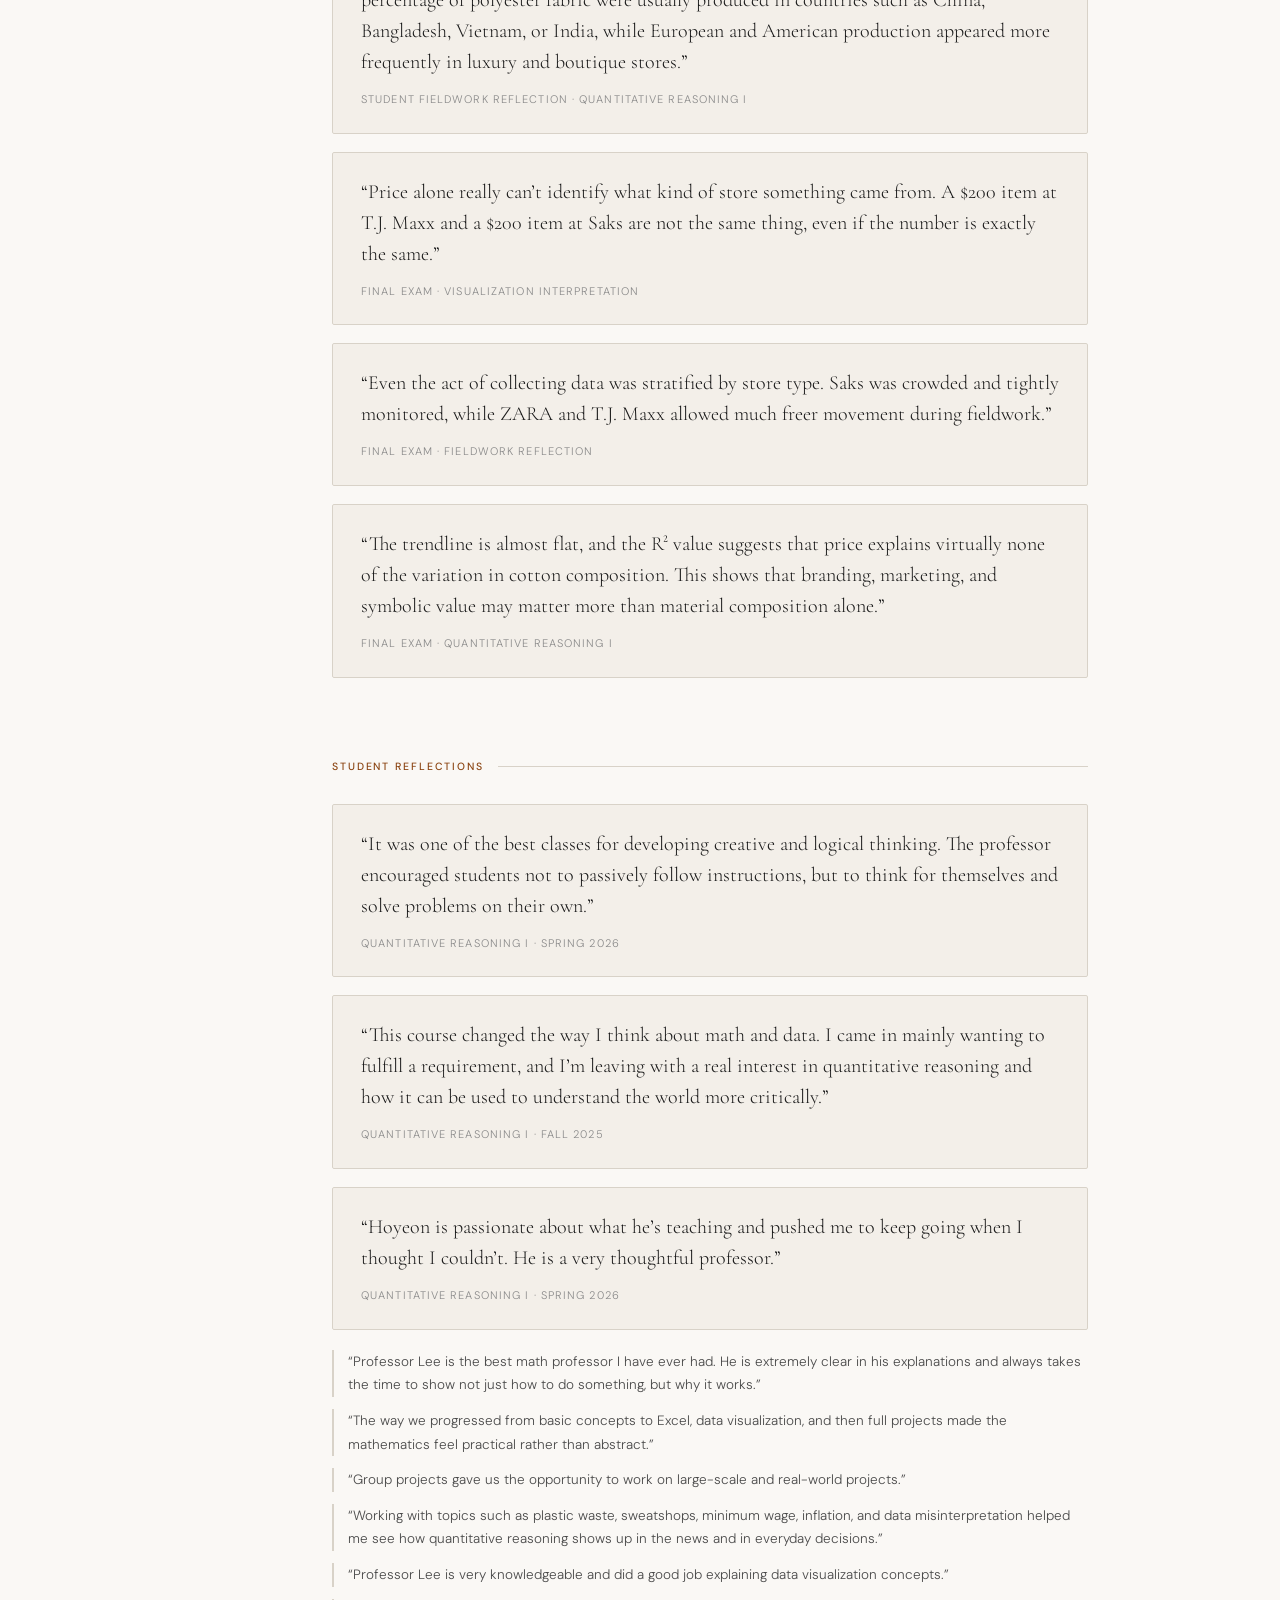
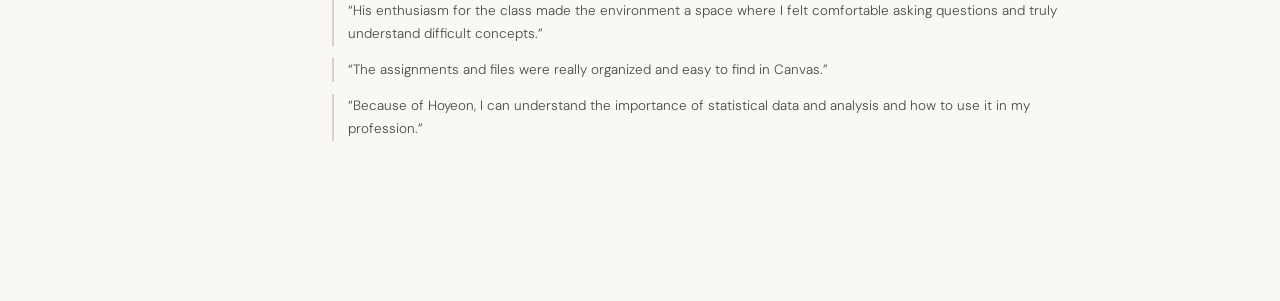
<file: teaching.html>
<!DOCTYPE html>
<html lang="en">
<head>
  <!-- Google tag (gtag.js) -->
<script async src="https://www.googletagmanager.com/gtag/js?id=G-JB2YQ6138J"></script>
<script>
  window.dataLayer = window.dataLayer || [];
  function gtag(){dataLayer.push(arguments);}
  gtag('js', new Date());

  gtag('config', 'G-JB2YQ6138J');
</script>
<meta charset="UTF-8">
<meta name="viewport" content="width=device-width, initial-scale=1.0">
<title>Hoyeon Lee – Teaching</title>
<link href="https://fonts.googleapis.com/css2?family=Cormorant+Garamond:ital,wght@0,300;0,400;0,500;1,300;1,400&family=DM+Sans:wght@300;400;500&display=swap" rel="stylesheet">
<link rel="stylesheet" href="style.css">
</head>
<body>
<div class="site-wrapper">

  <aside class="sidebar">
<div class="sidebar-name">
  <a href="index.html" class="home-link">Hoyeon Lee</a>
  <em>Ph.D. Candidate</em>
</div>

<nav>
  <a href="index.html">About</a>
  <a href="research.html">Research</a>
  <a href="teaching.html">Teaching</a>
  <a href="cv.html">CV</a>
  <a href="field-notes.html">Field Notes</a>
  <a href="contact.html">Contact</a>
</nav>

    <div class="sidebar-contact">
      The New School for Social Research<br>
      New York, United States<br><br>
       <a href="https://www.linkedin.com/in/hoyeonlee0826"
   target="_blank">
   LinkedIn
</a><br>
      <a href="mailto:hoyeon@newschool.edu">hoyeon@newschool.edu</a>
    </div>
  </aside>
<main>

  <section>
    <div class="page-title">Teaching</div>
    <div class="page-subtitle">Quantitative Reasoning · Critical Inquiry · Participatory Learning</div>

    <p class="lead">
      My teaching centers on quantitative reasoning as a practice of interpretation, participation, and critical inquiry. Rather than treating mathematics and statistics as purely technical skills, I help students use numbers, graphs, and data to understand social life, inequality, public information, and human experience.
    </p>

    <div class="teaching-photo">
      <img src="Hoyeon Teaching.png" alt="Students in Hoyeon Lee's Quantitative Reasoning class">
    </div>
  </section>

  <section>

    <div class="section-label">Teaching Experience and Evaluations</div>

    <div class="diss-card">

      <h3>Quantitative Reasoning I & II</h3>

      <p>
        Since 2022, I have served as Instructor of Record for Quantitative Reasoning I and II across multiple semesters at The New School, designing and teaching quantitative reasoning courses for interdisciplinary undergraduate students from diverse academic backgrounds.
      </p>

      <p>
        My teaching evaluations have remained consistently strong across recent semesters. Overall course and instructor ratings have generally ranged between <strong>4.5 and 4.8 out of 5</strong>, with students consistently highlighting classroom organization, enthusiasm, thoughtful feedback, psychological safety, and opportunities to connect quantitative reasoning with real-world social issues through collaborative and field-based projects.
      </p>

    </div>

    <div class="list-item">

      <div>

        <div class="list-title">
          Teaching Fellow (Instructor of Record) — Quantitative Reasoning I & II
        </div>

        <div class="list-org">
          The New School
        </div>

        <div class="list-desc">
          Designed and taught interdisciplinary quantitative reasoning courses integrating mathematics, statistics, Excel, data visualization, field-based research, and contemporary social issues including labor markets, inequality, climate change, public information, and consumer markets.
        </div>

      </div>

      <div class="list-year">
        2022–2026
      </div>

    </div>

    <div class="list-item">

      <div>

        <div class="list-title">
          Graduate Teaching Assistant — Economics in International Affairs
        </div>

        <div class="list-org">
          The New School
        </div>

        <div class="list-desc">
          Assisted lectures, discussion sections, grading, and student support for graduate-level economics courses in the International Affairs program.
        </div>

      </div>

      <div class="list-year">
        2021–2023
      </div>

    </div>

  </section>

  <section>

    <div class="section-label">Teaching Philosophy</div>

    <div class="card">

      <h3>Interpretation, Participation, and Critical Inquiry</h3>

      <p>
        Throughout these years, I have tried to approach teaching not simply as the transmission of technical knowledge, but as a collaborative process of interpretation, participation, and critical inquiry.
      </p>

      <p>
        I work to create a participatory classroom environment grounded in psychological safety, where students feel comfortable asking questions, making mistakes, and engaging in open discussion without fear of embarrassment or judgment.
      </p>

      <p>
        I connect quantitative reasoning and statistics to real-world social issues—including labor, inequality, climate change, minimum wage, public information, and technological change—so that students see numbers not as abstract formulas but as tools for understanding human experiences and social structures.
      </p>

      <p>
        More broadly, my teaching philosophy is shaped by the belief that education is not only about learning how to calculate, but also about learning how to interpret the world with curiosity, empathy, intellectual honesty, and evidence. I encourage students to ask questions, challenge assumptions, and develop the confidence to use quantitative reasoning as a way of understanding public life rather than simply solving mathematical problems.
      </p>

    </div>

  </section>


<section>

  <div class="section-label">Classroom Practice</div>

  <div class="teaching-photo">
    <img src="Board.jpg" alt="Collaborative whiteboard discussion in Quantitative Reasoning">
  </div>

  <p class="caption">
    Collaborative whiteboard discussion connecting inflation, labor markets, pricing, inequality, and quantitative interpretation in Quantitative Reasoning.
  </p>

</section>


<section>

  <div class="section-label">Student Research and Fieldwork</div>

  <div class="card">

    <h3>Field-Based Quantitative Inquiry</h3>

    <p>
      In my Quantitative Reasoning courses, students conduct original field-based research projects, collect and clean datasets, interpret visualizations, and connect quantitative reasoning to broader social and economic questions. Rather than working exclusively with pre-packaged datasets, students learn how evidence is generated, interpreted, and communicated through their own observations.
    </p>

    <p>
      One semester-long project asked students to conduct observational fieldwork across Manhattan retail stores, examining pricing, material composition, production geography, branding, labor conditions, and consumer markets. Students combined their observations into a shared dataset and analyzed the results through descriptive statistics, histograms, boxplots, scatterplots, regression analysis, literature review, and reflective analytical writing.
    </p>

  </div>


  <div class="quote-grid">

    <div class="student-quote">
      <blockquote>
        “A common trend I observed while cleaning the dataset was that items with the highest percentage of polyester fabric were usually produced in countries such as China, Bangladesh, Vietnam, or India, while European and American production appeared more frequently in luxury and boutique stores.”
      </blockquote>

      <div class="source">
        Student Fieldwork Reflection · Quantitative Reasoning I
      </div>

    </div>


    <div class="student-quote">

      <blockquote>
        “Price alone really can’t identify what kind of store something came from. A $200 item at T.J. Maxx and a $200 item at Saks are not the same thing, even if the number is exactly the same.”
      </blockquote>

      <div class="source">
        Final Exam · Visualization Interpretation
      </div>

    </div>


    <div class="student-quote">

      <blockquote>
        “Even the act of collecting data was stratified by store type. Saks was crowded and tightly monitored, while ZARA and T.J. Maxx allowed much freer movement during fieldwork.”
      </blockquote>

      <div class="source">
        Final Exam · Fieldwork Reflection
      </div>

    </div>


    <div class="student-quote">

      <blockquote>
        “The trendline is almost flat, and the R² value suggests that price explains virtually none of the variation in cotton composition. This shows that branding, marketing, and symbolic value may matter more than material composition alone.”
      </blockquote>

      <div class="source">
        Final Exam · Quantitative Reasoning I
      </div>

    </div>

  </div>

</section>


<section>

  <div class="section-label">Student Reflections</div>

  <div class="quote-grid">

    <div class="student-quote">
      <blockquote>
        “It was one of the best classes for developing creative and logical thinking. The professor encouraged students not to passively follow instructions, but to think for themselves and solve problems on their own.”
      </blockquote>
      <div class="source">
        Quantitative Reasoning I · Spring 2026
      </div>
    </div>

    <div class="student-quote">
      <blockquote>
        “This course changed the way I think about math and data. I came in mainly wanting to fulfill a requirement, and I’m leaving with a real interest in quantitative reasoning and how it can be used to understand the world more critically.”
      </blockquote>
      <div class="source">
        Quantitative Reasoning I · Fall 2025
      </div>
    </div>

    <div class="student-quote">
      <blockquote>
        “Hoyeon is passionate about what he’s teaching and pushed me to keep going when I thought I couldn’t. He is a very thoughtful professor.”
      </blockquote>
      <div class="source">
        Quantitative Reasoning I · Spring 2026
      </div>
    </div>

  </div>


  <div class="compact-quotes">

    <p>
      “Professor Lee is the best math professor I have ever had. He is extremely clear in his explanations and always takes the time to show not just how to do something, but why it works.”
    </p>

    <p>
      “The way we progressed from basic concepts to Excel, data visualization, and then full projects made the mathematics feel practical rather than abstract.”
    </p>

    <p>
      “Group projects gave us the opportunity to work on large-scale and real-world projects.”
    </p>

    <p>
      “Working with topics such as plastic waste, sweatshops, minimum wage, inflation, and data misinterpretation helped me see how quantitative reasoning shows up in the news and in everyday decisions.”
    </p>

    <p>
      “Professor Lee is very knowledgeable and did a good job explaining data visualization concepts.”
    </p>

    <p>
      “His enthusiasm for the class made the environment a space where I felt comfortable asking questions and truly understand difficult concepts.”
    </p>

    <p>
      “The assignments and files were really organized and easy to find in Canvas.”
    </p>

    <p>
      “Because of Hoyeon, I can understand the importance of statistical data and analysis and how to use it in my profession.”
    </p>

  </div>

</section>

  </main>

</div>

</body>

</html>
</file>
<file: style.css>
:root {
  --ink: #1a1a1a;
  --ink-soft: #4a4a4a;
  --ink-faint: #8a8a8a;
  --paper: #faf8f5;
  --cream: #f3efe9;
  --rule: #d8d2c8;
  --accent: #8b4513;
  --accent-light: #c4956a;
}

*, *::before, *::after { box-sizing: border-box; margin: 0; padding: 0; }

html { scroll-behavior: smooth; }

body {
  background: var(--paper);
  color: var(--ink);
  font-family: 'DM Sans', sans-serif;
  font-size: 15px;
  line-height: 1.7;
  font-weight: 300;
}

.site-wrapper {
  display: grid;
  grid-template-columns: 260px 1fr;
  min-height: 100vh;
}

.sidebar {
  position: sticky;
  top: 0;
  height: 100vh;
  background: var(--ink);
  color: var(--paper);
  padding: 52px 32px;
  display: flex;
  flex-direction: column;
  gap: 40px;
  overflow-y: auto;
}

.sidebar-name {
  font-family: 'Cormorant Garamond', serif;
  font-size: 26px;
  font-weight: 300;
  letter-spacing: 0.04em;
  line-height: 1.2;
  border-bottom: 1px solid rgba(255,255,255,0.15);
  padding-bottom: 24px;
}

.sidebar-name em {
  display: block;
  font-style: italic;
  font-size: 13px;
  font-family: 'DM Sans', sans-serif;
  color: var(--accent-light);
  letter-spacing: 0.08em;
  text-transform: uppercase;
  margin-top: 6px;
  font-weight: 300;
}

nav a {
  display: block;
  font-size: 12px;
  letter-spacing: 0.12em;
  text-transform: uppercase;
  color: rgba(255,255,255,0.55);
  text-decoration: none;
  padding: 7px 0 7px 10px;
  transition: color 0.2s;
  border-left: 2px solid transparent;
}

nav a:hover, nav a.active {
  color: var(--paper);
  border-left-color: var(--accent-light);
}

.sidebar-contact {
  margin-top: auto;
  font-size: 12px;
  color: rgba(255,255,255,0.45);
  line-height: 1.9;
}

.sidebar-contact a {
  color: var(--accent-light);
  text-decoration: none;
}

.sidebar-contact a:hover { text-decoration: underline; }

main {
  padding: 80px 72px;
  max-width: 900px;
}

section, .page-section {
  margin-bottom: 80px;
  opacity: 0;
  transform: translateY(18px);
  animation: fadeUp 0.6s ease forwards;
}

@keyframes fadeUp {
  to { opacity: 1; transform: translateY(0); }
}

.section-label {
  font-size: 10.5px;
  letter-spacing: 0.18em;
  text-transform: uppercase;
  color: var(--accent);
  font-weight: 500;
  margin-bottom: 28px;
  display: flex;
  align-items: center;
  gap: 14px;
}

.section-label::after {
  content: '';
  flex: 1;
  height: 1px;
  background: var(--rule);
}

.about-layout {
  display: flex;
  justify-content: space-between;
  align-items: flex-start;
  gap: 40px;
}

.about-text { flex: 1; }

.about-photo img {
  width: 200px;
  height: 200px;
  border-radius: 50%;
  object-fit: cover;
  border: 1px solid var(--rule);
  box-shadow: 0 4px 12px rgba(0,0,0,0.05);
}

.teaching-photo img {
  width: 100%;
  max-width: 620px;
  border-radius: 4px;
  object-fit: cover;
  border: 1px solid var(--rule);
  box-shadow: 0 4px 12px rgba(0,0,0,0.05);
  margin-top: 12px;
}

.hero-name {
  font-family: 'Cormorant Garamond', serif;
  font-size: 62px;
  font-weight: 300;
  line-height: 1.05;
  letter-spacing: -0.01em;
  margin-bottom: 6px;
}

.hero-title {
  font-size: 13px;
  color: var(--ink-faint);
  letter-spacing: 0.1em;
  text-transform: uppercase;
  margin-bottom: 32px;
}

.bio, .lead {
  font-size: 15.5px;
  color: var(--ink-soft);
  line-height: 1.85;
  max-width: 700px;
}

.page-title {
  font-family: 'Cormorant Garamond', serif;
  font-size: 52px;
  font-weight: 300;
  line-height: 1.08;
  letter-spacing: -0.01em;
  margin-bottom: 12px;
}

.page-subtitle {
  font-size: 14px;
  color: var(--ink-faint);
  letter-spacing: 0.08em;
  text-transform: uppercase;
  margin-bottom: 38px;
}

.interests-pills {
  display: flex;
  flex-wrap: wrap;
  gap: 8px;
  margin-top: 24px;
}

.pill {
  background: var(--cream);
  border: 1px solid var(--rule);
  border-radius: 3px;
  font-size: 12px;
  padding: 5px 12px;
  color: var(--ink-soft);
  letter-spacing: 0.03em;
}

.card, .diss-card {
  background: var(--cream);
  border: 1px solid var(--rule);
  border-left: 3px solid var(--accent);
  padding: 28px 32px;
  border-radius: 2px;
  margin-bottom: 24px;
}

.card h3, .diss-card h3 {
  font-family: 'Cormorant Garamond', serif;
  font-size: 22px;
  font-weight: 400;
  margin-bottom: 12px;
  line-height: 1.35;
}

.card p, .diss-card p {
  font-size: 14px;
  color: var(--ink-soft);
  line-height: 1.8;
  margin-bottom: 14px;
}

.card p:last-child, .diss-card p:last-child { margin-bottom: 0; }

.committee {
  font-size: 12.5px;
  color: var(--ink-faint);
  letter-spacing: 0.02em;
}

.committee strong {
  color: var(--ink-soft);
  font-weight: 500;
}

.pub-list { list-style: none; }

.pub-item {
  padding: 20px 0;
  border-bottom: 1px solid var(--rule);
  display: grid;
  grid-template-columns: 95px 1fr;
  gap: 16px;
  align-items: start;
}

.pub-item:last-child { border-bottom: none; }

.pub-year {
  font-family: 'Cormorant Garamond', serif;
  font-size: 17px;
  color: var(--accent);
  font-style: italic;
  padding-top: 2px;
}

.pub-title {
  font-size: 14.5px;
  line-height: 1.6;
  color: var(--ink);
  font-weight: 400;
  margin-bottom: 4px;
}

.pub-venue {
  font-size: 12.5px;
  color: var(--ink-faint);
  font-style: italic;
}

.pub-tag {
  display: inline-block;
  background: var(--accent);
  color: white;
  font-size: 10px;
  padding: 2px 8px;
  border-radius: 2px;
  letter-spacing: 0.06em;
  text-transform: uppercase;
  margin-left: 8px;
  vertical-align: middle;
  font-style: normal;
  font-family: 'DM Sans', sans-serif;
}

.list-item {
  padding: 18px 0;
  border-bottom: 1px solid var(--rule);
  display: grid;
  grid-template-columns: 1fr auto;
  gap: 16px;
  align-items: start;
}

.list-item:last-child { border-bottom: none; }

.list-title {
  font-size: 15px;
  font-weight: 400;
  color: var(--ink);
  margin-bottom: 3px;
}

.list-org {
  font-size: 13px;
  color: var(--ink-soft);
}

.list-desc {
  font-size: 12.5px;
  color: var(--ink-soft);
  margin-top: 5px;
  line-height: 1.6;
}

.list-year {
  font-family: 'Cormorant Garamond', serif;
  font-size: 15px;
  color: var(--ink-faint);
  text-align: right;
  white-space: nowrap;
  padding-top: 2px;
}

.award-item {
  padding: 16px 0;
  border-bottom: 1px solid var(--rule);
}
.award-item:last-child { border-bottom: none; }

.award-name {
  font-size: 14.5px;
  font-weight: 400;
  color: var(--ink);
  margin-bottom: 3px;
}

.award-org {
  font-size: 12.5px;
  color: var(--ink-faint);
  font-style: italic;
}

.quote-grid {
  display: grid;
  grid-template-columns: 1fr;
  gap: 18px;
}

.student-quote {
  background: var(--cream);
  border: 1px solid var(--rule);
  padding: 24px 28px;
  border-radius: 2px;
}

.student-quote blockquote {
  font-family: 'Cormorant Garamond', serif;
  font-size: 20px;
  line-height: 1.55;
  color: var(--ink);
  font-weight: 300;
}

.student-quote .source {
  margin-top: 12px;
  font-size: 11px;
  color: var(--ink-faint);
  letter-spacing: 0.1em;
  text-transform: uppercase;
}

.compact-quotes {
  margin-top: 20px;
  display: grid;
  gap: 12px;
}

.compact-quotes p {
  font-size: 13.5px;
  color: var(--ink-soft);
  line-height: 1.75;
  border-left: 2px solid var(--rule);
  padding-left: 14px;
}

.contact-grid {
  display: grid;
  grid-template-columns: repeat(2, 1fr);
  gap: 20px;
}

.contact-card {
  background: var(--cream);
  border: 1px solid var(--rule);
  padding: 20px 24px;
  border-radius: 2px;
}

.contact-card .label {
  font-size: 10px;
  letter-spacing: 0.15em;
  text-transform: uppercase;
  color: var(--ink-faint);
  margin-bottom: 6px;
}

.contact-card .value {
  font-size: 14px;
  color: var(--ink);
}

.button-row {
  display: flex;
  flex-wrap: wrap;
  gap: 12px;
  margin-top: 24px;
}

.button {
  display: inline-block;
  background: var(--ink);
  color: var(--paper);
  border: 1px solid var(--ink);
  text-decoration: none;
  font-size: 12px;
  letter-spacing: 0.08em;
  text-transform: uppercase;
  padding: 9px 14px;
  border-radius: 2px;
}

.button.secondary {
  background: transparent;
  color: var(--ink);
}

.button:hover { opacity: 0.86; }

@media (max-width: 860px) {
  .site-wrapper { grid-template-columns: 1fr; }
  .sidebar {
    position: relative;
    height: auto;
    flex-direction: row;
    flex-wrap: wrap;
    padding: 28px 24px;
    gap: 20px;
  }
  .sidebar-name { border-bottom: none; padding-bottom: 0; }
  nav { width: 100%; }
  nav a { display: inline-block; margin-right: 12px; }
  .about-layout {
    flex-direction: column-reverse;
    align-items: center;
    gap: 24px;
  }
  main { padding: 40px 24px; }
  .hero-name, .page-title { font-size: 44px; text-align: center; }
  .hero-title, .page-subtitle { text-align: center; }
  .interests-pills { justify-content: center; }
  .contact-grid { grid-template-columns: 1fr; }
  .pub-item, .list-item { grid-template-columns: 1fr; }
  .list-year { text-align: left; }
}

.home-link,
.home-link:visited,
.home-link:hover,
.home-link:active{
    color:inherit;
    text-decoration:none;
}


.field-gallery-custom {
    display: flex;
    flex-direction: column;
    gap: 12px;
    margin-top: 20px;
}

.gallery-large img {
    width: 100%;
    display: block;
    border-radius: 6px;
}

.gallery-row {
    display: flex;
    gap: 12px;
}

.gallery-row img {
    width: calc(50% - 6px);
    display: block;
    border-radius: 6px;
}

@media (max-width: 700px) {
    .gallery-row {
        flex-direction: column;
    }

    .gallery-row img {
        width: 100%;
    }
}

.field-subtitle {
    margin-top: 38px;
    margin-bottom: 12px;

    font-size: 1.2rem;
    font-weight: 700;

    color: #111;
    line-height: 1.3;
}

.archive-links {
    margin-top: 14px;
    margin-bottom: 10px;
    display: flex;
    flex-direction: column;
    gap: 6px;
}

.archive-links strong {
    font-size: 0.9rem;
    margin-bottom: 4px;
}

.archive-links a {
    font-size: 0.9rem;
    text-decoration: none;
    color: #555;
}

.archive-links a:hover {
    text-decoration: underline;
}

.section-number {
    color: #999;
    font-weight: 400;
    margin-right: 10px;
}

.field-text {
    line-height: 1.7;
}

.field-table {
    margin-top: 22px;
    overflow-x: auto;
}

.field-table table {
    width: 100%;
    border-collapse: collapse;
    font-size: 0.88rem;
}

.field-table th,
.field-table td {
    border-bottom: 1px solid #ddd;
    padding: 8px 10px;
    text-align: left;
}

.field-table th {
    font-weight: 600;
    color: #222;
}

.field-table td {
    color: #444;
}
.document-grid{
    display:grid;
    grid-template-columns:repeat(2,1fr);
    gap:12px;
    margin:30px 0;
}

.document-grid img{
    width:100%;
    display:block;
    border:1px solid #ddd;
}

.document-grid img:last-child{
    grid-column:1 / span 2;
}

.field-caption{
    margin-top:12px;
    margin-bottom:30px;
    font-size:14px;
    color:#777;
    line-height:1.6;
    font-style:italic;
}
</file>
